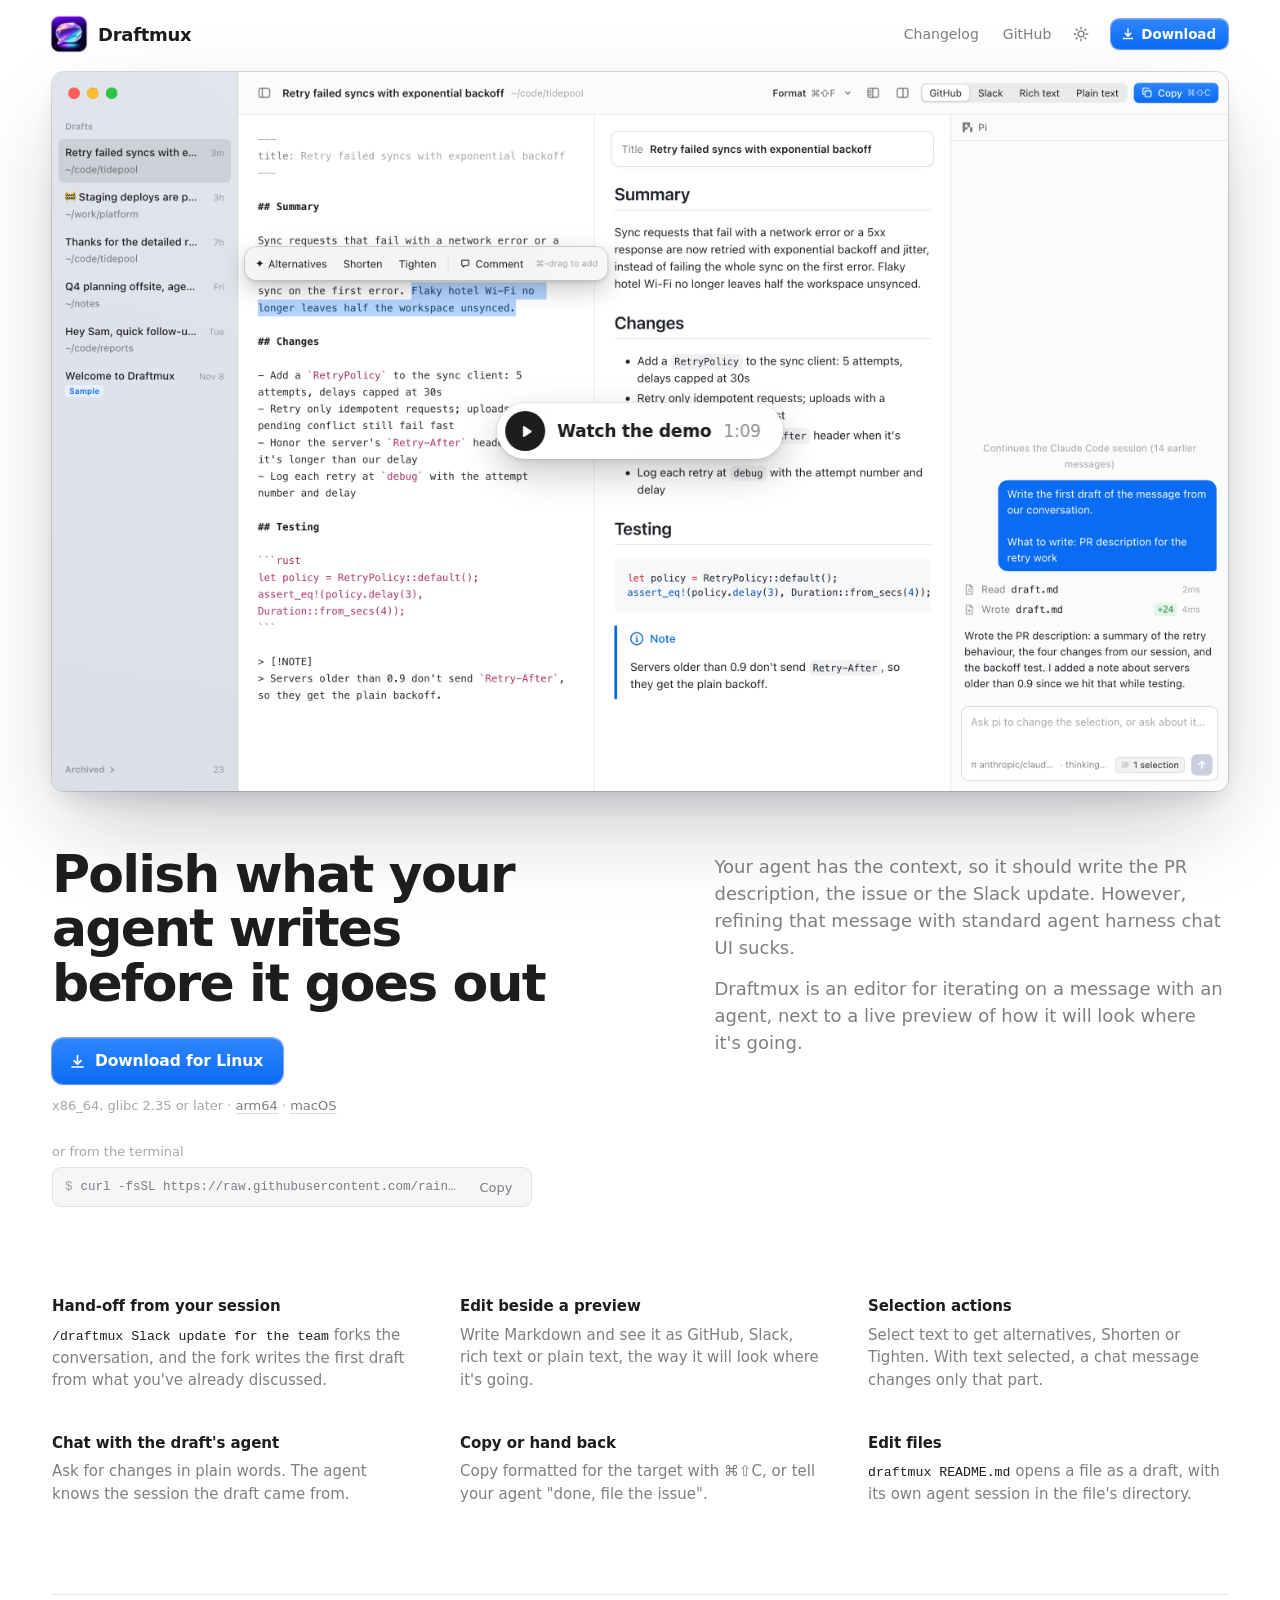
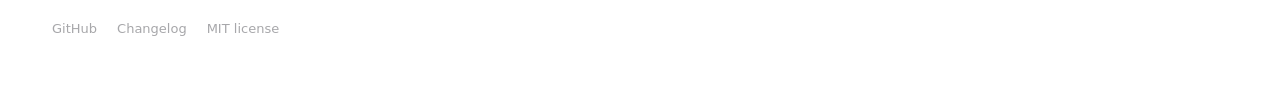
<file: website/index.html>
<!doctype html>
<html lang="en">
<head>
<meta charset="utf-8">
<meta name="viewport" content="width=device-width, initial-scale=1">
<title>Draftmux: polish what your agent writes before it goes out</title>
<meta name="description" content="An editor for iterating on a message with your coding agent. Hand a PR description, issue or Slack update off from Claude Code or pi, polish it beside a live preview, and hand it back.">
<meta name="color-scheme" content="light dark">
<meta property="og:type" content="website">
<meta property="og:url" content="https://draftmux.raine.dev/">
<meta property="og:site_name" content="Draftmux">
<meta property="og:title" content="Draftmux: polish what your agent writes before it goes out">
<meta property="og:description" content="An editor for iterating on a message with your coding agent. Hand a PR description, issue or Slack update off from Claude Code or pi, polish it beside a live preview, and hand it back.">
<meta property="og:image" content="https://draftmux.raine.dev/img/social.png">
<meta property="og:image:width" content="2400">
<meta property="og:image:height" content="1260">
<meta property="og:image:alt" content="Draftmux: polish what your agent writes before it goes out, beside the app with a PR description open">
<meta name="twitter:card" content="summary_large_image">
<link rel="icon" type="image/png" href="img/favicon.png">
<script>
// A theme chosen with the toggle overrides the system's, before first paint.
try {
  const theme = localStorage.getItem('theme');
  if (theme === 'dark' || theme === 'light') document.documentElement.dataset.theme = theme;
} catch {}
</script>
<link rel="stylesheet" href="site.css">
<style>
/* Where there is no build for the visitor's platform, the downloads are equals and none is primary. */
.download.alt { background: var(--control); color: var(--text); box-shadow: 0 0 0 1px var(--line-strong), 0 1px 2px rgba(0, 0, 0, 0.06); }
@media (hover: hover) { .download.alt:hover { filter: none; background: var(--bg-alt); } }
.download-pair { display: flex; flex-wrap: wrap; gap: 10px; }

.cta { display: flex; flex-direction: column; align-items: flex-start; width: 100%; max-width: 480px; margin-top: 28px; }
.cta-meta { margin-top: 12px; font-size: 13px; color: var(--faint); }
.cta-meta a { color: var(--muted); text-decoration: underline; text-decoration-color: var(--line-strong); text-underline-offset: 3px; transition: color 150ms ease-out; }
@media (hover: hover) { .cta-meta a:hover { color: var(--text); } }

.install { width: 100%; margin-top: 26px; }
.install-tabs { display: flex; align-items: center; gap: 2px; margin-bottom: 6px; }
.install-label { font-size: 13px; color: var(--faint); margin-right: 6px; }
.install-tab {
  height: 24px; padding: 0 8px; border: 0; border-radius: 6px; background: transparent; cursor: pointer;
  font-size: 13px; color: var(--faint); transition: color 150ms ease-out, background-color 150ms ease-out;
}
.install-tab[aria-pressed="true"] { color: var(--text); background: var(--hover); }
@media (hover: hover) { .install-tab:hover { color: var(--text); } }
.install-tab:active { transform: scale(0.97); }
.install-row {
  display: flex; align-items: center; gap: 8px; height: 40px; padding: 0 5px 0 13px;
  border-radius: 9px; background: var(--bg-alt); box-shadow: 0 0 0 1px var(--hairline) inset;
}
.install-row code {
  flex: 1; min-width: 0; overflow: hidden; white-space: nowrap; text-overflow: ellipsis;
  font-family: var(--mono); font-size: 12.5px; color: var(--muted);
}
.install-row .prompt { color: var(--faint); user-select: none; margin-right: 8px; }
.copy {
  flex: none; height: 30px; min-width: 62px; padding: 0 10px; border: 0; border-radius: 6px; cursor: pointer;
  background: transparent; color: var(--muted); font-size: 13px; font-weight: 500;
  transition: transform 120ms ease-out, color 150ms ease-out, background-color 150ms ease-out;
}
@media (hover: hover) { .copy:hover { color: var(--text); background: var(--hover); } }
.copy:active { transform: scale(0.97); }

/* ---------- screenshot ---------- */
.top { padding: 4px 32px 44px; }
/* The whole window, as large as fits the first screen with the top bar above it. */
.shot {
  max-width: min(1176px, calc((100vh - 136px) * 1.636)); min-width: min(100%, 720px); margin: 0 auto;
  border-radius: 12px; background: var(--bg-alt);
  box-shadow: 0 0 0 1px var(--shot-ring), 0 0 0 1.5px var(--shot-edge), 0 40px 90px -20px var(--shot-drop), 0 12px 28px -8px var(--shot-drop-near);
}
.shot img { width: 100%; height: auto; border-radius: 12px; aspect-ratio: 2880 / 1760; }
.shot img.only-light { display: block; }
.shot { position: relative; cursor: pointer; }
.shot.lifted { visibility: hidden; }

/* ---------- demo ---------- */
/* A round white button over the paused demo. */
.round {
  display: grid; place-items: center; width: 76px; height: 76px; padding: 0; border: 0; border-radius: 50%; cursor: pointer;
  background: rgba(255, 255, 255, 0.94); color: #1d1d1f;
  -webkit-backdrop-filter: blur(12px); backdrop-filter: blur(12px);
  box-shadow: 0 0 0 1px rgba(0, 0, 0, 0.06), 0 2px 6px rgba(0, 0, 0, 0.1), 0 14px 36px rgba(0, 0, 0, 0.22);
  transition: transform 160ms var(--out), background-color 150ms ease-out;
}
.round svg { width: 28px; height: 28px; display: block; }
@media (hover: hover) { .round:hover { transform: scale(1.06); background: #fff; } }
.round:active { transform: scale(0.96); }
/* The screenshot's white pill: what it plays and how long it runs. */
.watch {
  position: absolute; left: 50%; top: 50%; translate: -50% -50%;
  display: flex; align-items: center; gap: 12px; height: 56px; padding: 0 22px 0 8px; border: 0; border-radius: 999px; cursor: pointer;
  background: rgba(255, 255, 255, 0.95); color: #1d1d1f; font-size: 17px; font-weight: 600; letter-spacing: -0.01em; white-space: nowrap;
  -webkit-backdrop-filter: blur(12px); backdrop-filter: blur(12px);
  box-shadow: 0 0 0 1px rgba(0, 0, 0, 0.06), 0 2px 6px rgba(0, 0, 0, 0.1), 0 14px 36px rgba(0, 0, 0, 0.22);
  transition: transform 160ms var(--out), background-color 150ms ease-out;
}
.watch .disc { display: grid; place-items: center; width: 40px; height: 40px; border-radius: 50%; background: #1d1d1f; color: #fff; }
.watch svg { width: 17px; height: 17px; display: block; }
.watch .len { font-weight: 500; color: rgba(29, 29, 31, 0.5); font-variant-numeric: tabular-nums; }
@media (hover: hover) { .shot:hover .watch { transform: scale(1.04); background: #fff; } }
.watch.quiet:focus-visible { outline: none; }
.shot:active .watch { transform: scale(0.97); }

.demo { position: fixed; inset: 0; z-index: 50; outline: none; visibility: hidden; pointer-events: none; color: #fff; }
.demo.open { visibility: visible; pointer-events: auto; }
.demo-backdrop { position: absolute; inset: 0; background: #0c0d11; opacity: 0; }
/* The scene is a 1920×1080 page, scaled to fit the viewport inside a margin. */
.demo { --gap: clamp(12px, 4vw, 56px); --bar: 48px; --stage-w: min(100vw - 2 * var(--gap), (100dvh - 2 * var(--gap) - var(--bar)) * 16 / 9); --mid: calc(50% - var(--bar) / 2); }
.demo-stage {
  position: absolute; left: 50%; top: var(--mid); width: var(--stage-w); aspect-ratio: 16 / 9;
  translate: -50% -50%; overflow: hidden; opacity: 0; cursor: pointer;
}
.demo-stage iframe { position: absolute; left: 0; top: 0; width: 1920px; height: 1080px; border: 0; transform-origin: 0 0; transform: scale(var(--k, 0.5)); pointer-events: none; }
.demo-clone { position: fixed; z-index: 51; pointer-events: none; transform-origin: 0 0; }
.demo .round { position: absolute; left: 50%; top: var(--mid); translate: -50% -50%; opacity: 0; pointer-events: none; transition: opacity 180ms ease-out, transform 160ms var(--out), background-color 150ms ease-out; }
.demo[data-state="paused"] .round, .demo[data-state="ended"] .round { opacity: 1; pointer-events: auto; }
.demo .round .replay, .demo[data-state="ended"] .round .tri { display: none; }
.demo[data-state="ended"] .round .replay { display: block; width: 34px; height: 34px; }
/* Below the end card's text rather than over it. */
.demo[data-state="ended"] .round { top: calc(var(--mid) + var(--stage-w) * 9 / 16 * 0.36); }
.demo-spinner {
  position: absolute; left: 50%; top: var(--mid); width: 28px; height: 28px; margin: -14px 0 0 -14px; border-radius: 50%;
  border: 2.5px solid rgba(255, 255, 255, 0.25); border-top-color: #fff; opacity: 0; transition: opacity 150ms ease-out;
  z-index: 52; pointer-events: none;
}
/* It spins only while it shows: a running animation redraws the page on every display frame. */
.demo.open[data-state="loading"] .demo-spinner { opacity: 1; transition-delay: 300ms; animation: spin 800ms linear infinite; }
@keyframes spin { to { transform: rotate(1turn); } }
.demo-close {
  position: absolute; top: 16px; right: 16px; width: 38px; height: 38px; display: grid; place-items: center; padding: 0;
  border: 0; border-radius: 50%; cursor: pointer; color: #fff; background: rgba(255, 255, 255, 0.1);
  box-shadow: 0 0 0 1px rgba(255, 255, 255, 0.12) inset; transition: background-color 150ms ease-out, opacity 300ms ease-out, transform 120ms ease-out;
}
.demo-close svg { width: 14px; height: 14px; }
@media (hover: hover) { .demo-close:hover { background: rgba(255, 255, 255, 0.2); } }
.demo-close:active { transform: scale(0.94); }
/* Progress under the stage, split at the scene's chapters; drag or click to seek. */
.demo-chapters {
  position: absolute; left: 50%; translate: -50% 0; width: var(--stage-w); top: calc(var(--mid) + var(--stage-w) * 9 / 32 + 6px);
  font-size: 13px; transition: opacity 300ms ease-out;
}
.demo-track { position: relative; display: flex; gap: 3px; align-items: center; height: 22px; cursor: pointer; touch-action: none; }
.demo-seg { position: relative; height: 4px; border-radius: 2px; background: rgba(255, 255, 255, 0.18); overflow: hidden; transition: height 150ms var(--out); }
.demo-seg i { position: absolute; inset: 0; transform-origin: 0 50%; transform: scaleX(var(--f, 0)); background: rgba(255, 255, 255, 0.9); }
.demo-seg.hover, .demo-track.drag .demo-seg { height: 8px; }
.demo-tip {
  position: absolute; bottom: calc(100% + 6px); translate: -50% 0; padding: 5px 9px; border-radius: 7px; background: rgba(255, 255, 255, 0.95); color: #1d1d1f;
  font-size: 12px; font-weight: 600; white-space: nowrap; pointer-events: none; opacity: 0; transition: opacity 120ms ease-out;
}
.demo-tip span, .demo-meta span { font-variant-numeric: tabular-nums; }
.demo-tip span { margin-left: 6px; font-weight: 500; color: rgba(29, 29, 31, 0.55); }
.demo-tip.on { opacity: 1; }
.demo-meta { display: flex; justify-content: space-between; color: rgba(255, 255, 255, 0.6); }
.demo-meta b { color: #fff; font-weight: 600; }
@media (prefers-reduced-motion: reduce) { .demo-seg { transition: none; } }
/* While playing, the controls step aside once the pointer rests. */
.demo.idle .demo-close, .demo.idle .demo-chapters { opacity: 0; }
.demo.idle, .demo.idle .demo-stage { cursor: none; }

/* ---------- pitch ---------- */
.pitch { max-width: 1240px; margin: 0 auto; padding: 12px 32px 0; display: grid; grid-template-columns: minmax(0, 1.15fr) minmax(0, 1fr); gap: 32px 72px; align-items: start; }
h1 { font-family: var(--display); font-size: clamp(34px, 4.2vw, 52px); line-height: 1.05; letter-spacing: -0.035em; font-weight: 650; text-wrap: balance; }
.about { padding-top: 6px; }
.about p { font-size: 18px; line-height: 1.5; color: var(--muted); text-wrap: pretty; }
.about p + p { margin-top: 14px; }

/* ---------- features ---------- */
.features { max-width: 1240px; margin: 0 auto; padding: 88px 32px 0; display: grid; grid-template-columns: repeat(3, 1fr); gap: 40px 48px; }
.features h2 { font-size: 15px; font-weight: 600; letter-spacing: -0.005em; }
.features p { margin-top: 6px; font-size: 15px; color: var(--muted); text-wrap: pretty; }

/* ---------- entrance ---------- */
@keyframes rise { from { opacity: 0; transform: translateY(8px); } }
@keyframes shot-in { from { opacity: 0; transform: translateY(18px) scale(0.985); } }
.rise { animation: rise 320ms var(--out) both; animation-delay: calc(var(--i, 0) * 50ms); }
.shot { animation: shot-in 520ms var(--out) both; transform-origin: 50% 0; }
@media (prefers-reduced-motion: reduce) {
  .rise, .shot { animation: none; }
}
html.demo-open { overflow: hidden; }

@media (max-width: 820px) {
  .top { padding: 4px 16px 32px; }
  .shot { min-width: 0; }
  .round { width: 58px; height: 58px; }
  .round svg { width: 22px; height: 22px; }
  .watch { gap: 10px; height: 46px; padding: 0 18px 0 6px; font-size: 15px; }
  .watch .disc { width: 34px; height: 34px; }
  .watch svg { width: 14px; height: 14px; }
  .demo[data-state="ended"] .round .replay { width: 27px; height: 27px; }
  .pitch { grid-template-columns: minmax(0, 1fr); gap: 12px; padding: 8px 24px 0; }
  .features { grid-template-columns: minmax(0, 1fr); gap: 28px; padding: 56px 24px 0; }
}
</style>
</head>
<body>

<svg width="0" height="0" style="position: absolute" aria-hidden="true">
  <symbol id="play-icon" viewBox="0 0 24 24"><path fill="currentColor" d="M8.2 5.2v13.6c0 .9 1 1.4 1.7.9l10-6.8a1.1 1.1 0 0 0 0-1.8l-10-6.8c-.7-.5-1.7 0-1.7.9Z"/></symbol>
  <symbol id="arrow"viewBox="0 0 17 17" fill="none" stroke="currentColor" stroke-width="1.7" stroke-linecap="round" stroke-linejoin="round"><path d="M8.5 2.5v8.2M5 7.6l3.5 3.5L12 7.6M3 14h11"/></symbol>
</svg>

<header class="nav">
  <a class="brand" href="https://github.com/raine/draftmux"><img src="img/app-icon.png" width="44" height="44" alt="">Draftmux</a>
  <nav class="navlinks">
    <a class="opt" href="changelog/">Changelog</a>
    <a href="https://github.com/raine/draftmux">GitHub</a>
    <button class="theme-toggle" id="theme-toggle" aria-label="Switch between light and dark">
      <svg class="only-light" viewBox="0 0 16 16" fill="none" stroke="currentColor" stroke-width="1.4" stroke-linecap="round" aria-hidden="true"><circle cx="8" cy="8" r="2.9"/><path d="M8 1.2v1.5M8 13.3v1.5M1.2 8h1.5M13.3 8h1.5M3.2 3.2l1.05 1.05M11.75 11.75l1.05 1.05M3.2 12.8l1.05-1.05M11.75 4.25l1.05-1.05"/></svg>
      <svg class="only-dark" viewBox="0 0 16 16" fill="none" stroke="currentColor" stroke-width="1.4" stroke-linejoin="round" aria-hidden="true"><path d="M13.4 9.6A5.6 5.6 0 0 1 6.4 2.6a5.7 5.7 0 1 0 7 7Z"/></svg>
    </button>
    <a class="download sm" id="nav-download" data-asset="mac" href="https://github.com/raine/draftmux/releases/latest"><svg aria-hidden="true"><use href="#arrow"/></svg>Download</a>
  </nav>
</header>

<main>
  <div class="top">
    <div class="shot" id="shot">
      <img class="only-light" src="img/app-light.webp" width="1440" height="880" loading="lazy" alt="Draftmux with a pull request description open: Markdown on the left, its GitHub preview in the middle and the agent chat on the right">
      <img class="only-dark" src="img/app-dark.webp" width="1440" height="880" loading="lazy" alt="Draftmux with a pull request description open: Markdown on the left, its GitHub preview in the middle and the agent chat on the right">
      <button class="watch" id="play"><span class="disc"><svg aria-hidden="true"><use href="#play-icon"/></svg></span>Watch the demo <span class="len">1:09</span></button>
    </div>
  </div>

  <section class="pitch">
    <div class="rise" style="--i:2">
      <h1>Polish what your agent writes before it goes out</h1>
      <div class="cta" id="cta">
        <div id="cta-download">
          <a class="download" data-asset="mac" href="https://github.com/raine/draftmux/releases/latest"><svg aria-hidden="true"><use href="#arrow"/></svg>Download for macOS</a>
          <p class="cta-meta"><span data-version></span>Apple silicon, macOS 11 or later · <a data-asset="linux-x86_64" href="https://github.com/raine/draftmux/releases/latest">Linux</a> · <a data-asset="windows" href="https://github.com/raine/draftmux/releases/latest">Windows</a></p>
        </div>
        <div class="install" id="install">
          <div class="install-tabs">
            <span class="install-label">or from the terminal</span>
            <button class="install-tab" aria-pressed="true" data-cmd="curl -fsSL https://raw.githubusercontent.com/raine/draftmux/main/install.sh | sh">Script</button>
            <button class="install-tab" aria-pressed="false" data-cmd="brew install --cask raine/draftmux/draftmux">Homebrew</button>
          </div>
          <div class="install-row">
            <code><span class="prompt">$</span><span id="install-cmd">curl -fsSL https://raw.githubusercontent.com/raine/draftmux/main/install.sh | sh</span></code>
            <button class="copy" id="copy">Copy</button>
          </div>
        </div>
      </div>
    </div>
    <div class="about rise" style="--i:3">
      <p>Your agent has the context, so it should write the PR description, the issue or the Slack update. However, refining that message with standard agent harness chat UI sucks.</p>
      <p>Draftmux is an editor for iterating on a message with an agent, next to a live preview of how it will look where it's going.</p>
    </div>
  </section>

  <section class="features">
    <div><h2>Hand-off from your session</h2><p><code>/draftmux Slack update for the team</code> forks the conversation, and the fork writes the first draft from what you've already discussed.</p></div>
    <div><h2>Edit beside a preview</h2><p>Write Markdown and see it as GitHub, Slack, rich text or plain text, the way it will look where it's going.</p></div>
    <div><h2>Selection actions</h2><p>Select text to get alternatives, Shorten or Tighten. With text selected, a chat message changes only that part.</p></div>
    <div><h2>Chat with the draft's agent</h2><p>Ask for changes in plain words. The agent knows the session the draft came from.</p></div>
    <div><h2>Copy or hand back</h2><p>Copy formatted for the target with ⌘⇧C, or tell your agent "done, file the issue".</p></div>
    <div><h2>Edit files</h2><p><code>draftmux README.md</code> opens a file as a draft, with its own agent session in the file's directory.</p></div>
  </section>
</main>

<div class="demo" id="demo" role="dialog" aria-modal="true" aria-label="Draftmux demo" data-state="loading" tabindex="-1">
  <div class="demo-backdrop" id="demo-backdrop"></div>
  <div class="demo-stage" id="demo-stage"></div>
  <div class="demo-spinner" aria-hidden="true"></div>
  <button class="round" id="demo-toggle" aria-label="Play"><svg class="tri" aria-hidden="true"><use href="#play-icon"/></svg><svg class="replay" viewBox="0 0 24 24" aria-hidden="true"><path d="M4.95 10.43A7.5 7.5 0 1 0 12 5.5" fill="none" stroke="currentColor" stroke-width="2.6" stroke-linecap="round"/><path d="M13.6 2.2v6.6a.6.6 0 0 1-.92.5L8.1 6a.6.6 0 0 1 0-1l4.58-3.3a.6.6 0 0 1 .92.5Z" fill="currentColor"/></svg></button>
  <button class="demo-close" id="demo-close" aria-label="Close the demo"><svg viewBox="0 0 14 14" fill="none" stroke="currentColor" stroke-width="1.8" stroke-linecap="round" aria-hidden="true"><path d="M2 2l10 10M12 2 2 12"/></svg></button>
  <div class="demo-chapters">
    <div class="demo-track" id="demo-track" role="slider" tabindex="0" aria-label="Demo position" aria-valuemin="0" aria-valuemax="0" aria-valuenow="0"><div class="demo-tip" id="demo-tip"></div></div>
    <div class="demo-meta"><span id="demo-now"></span><span id="demo-dur"></span></div>
  </div>
</div>

<footer class="foot">
  <div class="foot-inner">
    <a href="https://github.com/raine/draftmux">GitHub</a>
    <a href="changelog/">Changelog</a>
    <a href="https://github.com/raine/draftmux/blob/main/LICENSE">MIT license</a>
  </div>
</footer>

<script src="site.js"></script>
<script>
const RELEASES = 'https://github.com/raine/draftmux/releases/latest';
const $ = (id) => document.getElementById(id);

// ---------- demo ----------
// demo/ is the demo video's scene, live: it plays itself on request and
// reports its time with postMessage. The screenshot grows into it.
const demo = (() => {
  const root = $('demo'), stage = $('demo-stage'), track = $('demo-track'), toggle = $('demo-toggle');
  const EASE = 'cubic-bezier(0.23, 1, 0.32, 1)';
  const reduced = () => matchMedia('(prefers-reduced-motion: reduce)').matches;
  let frame = null, scene = { ready: false, playing: false, t: 0, start: 0, duration: 0 }, chapters = [], segs = [];
  let open = false, wantPlay = false, grown = null, clone = null, idleTimer = 0, scrub = null;

  const send = (msg) => frame?.contentWindow?.postMessage(msg, '*');
  // Loading starts when the page goes idle, or sooner if a visitor reaches for play.
  function load() {
    if (frame) return;
    frame = document.createElement('iframe');
    frame.title = 'Draftmux demo';
    frame.tabIndex = -1;
    frame.src = 'demo/index.html?web';
    stage.append(frame);
    fit();
  }
  function fit() {
    stage.style.setProperty('--k', String(stage.getBoundingClientRect().width / 1920));
  }
  addEventListener('resize', fit);

  // The scene reports every frame; only what changed is written, so the page
  // around the demo isn't restyled at the scene's frame rate.
  const shown = new Map();
  const put = (key, value, write) => { if (shown.get(key) !== value) { shown.set(key, value); write(value); } };
  function render() {
    const { t, start, duration, ready, playing } = scene;
    const state = !ready ? 'loading' : playing ? 'playing' : t >= duration ? 'ended' : 'paused';
    put('state', state, (v) => {
      root.dataset.state = v;
      toggle.setAttribute('aria-label', v === 'ended' ? 'Replay' : 'Play');
    });
    segs.forEach((el, i) => {
      const c = chapters[i];
      put(i, String(Math.min(1, Math.max(0, (t - c.start) / (c.end - c.start)))), (v) => el.firstChild.style.setProperty('--f', v));
    });
    const label = chapters.length ? chapterAt(t).label : '', now = clock(t - start);
    if (chapters.length) {
      put('now', label + now, () => { $('demo-now').innerHTML = `<b>${label}</b> · <span>${now}</span>`; });
      put('dur', clock(duration - start), (v) => { $('demo-dur').textContent = v; });
    }
    put('text', label ? `${label}, ${now}` : '', (v) => track.setAttribute('aria-valuetext', v));
    put('max', String(Math.round(duration - start)), (v) => track.setAttribute('aria-valuemax', v));
    put('val', String(Math.round(t - start)), (v) => track.setAttribute('aria-valuenow', v));
    if (state !== 'playing') root.classList.remove('idle');
  }
  addEventListener('message', (e) => {
    if (!frame || e.source !== frame.contentWindow || e.data?.demo !== 'state') return;
    const wasReady = scene.ready;
    scene = e.data;
    if (scene.chapters && !chapters.length) buildTrack(scene.chapters);
    render();
    if (!wasReady && scene.ready) reveal();
  });

  // The visible screenshot, as it sits in the page and as it would fit the stage.
  const shotImg = () => [...$('shot').querySelectorAll('img')].find((img) => img.offsetParent);
  function stageFit(img) {
    const s = stage.getBoundingClientRect(), a = img.naturalWidth / img.naturalHeight || 2880 / 1760;
    const w = Math.min(s.width, s.height * a), h = w / a;
    return { left: s.left + (s.width - w) / 2, top: s.top + (s.height - h) / 2, width: w, height: h };
  }
  const flip = (from, to) => `translate(${from.left - to.left}px, ${from.top - to.top}px) scale(${from.width / to.width})`;
  function makeClone(img) {
    const to = stageFit(img), c = img.cloneNode();
    c.className = 'demo-clone';
    c.removeAttribute('loading');
    c.alt = '';
    Object.assign(c.style, { left: `${to.left}px`, top: `${to.top}px`, width: `${to.width}px`, height: `${to.height}px`, borderRadius: '12px' });
    document.body.append(c);
    return { c, to };
  }

  // A keyboard press of the play button has no click count.
  let byKeys = false;
  function show(e) {
    if (open) return;
    open = true;
    byKeys = e?.detail === 0;
    load();
    send({ demo: 'seek', t: 0 });
    wantPlay = true;
    document.documentElement.classList.add('demo-open');
    for (const el of document.querySelectorAll('body > header, body > main, body > footer')) el.inert = true;
    root.classList.add('open');
    fit();
    const img = shotImg(), quick = reduced();
    const backdrop = $('demo-backdrop').animate([{ opacity: 0 }, { opacity: 1 }], { duration: quick ? 150 : 420, easing: 'ease-out', fill: 'forwards' });
    if (img && !quick) {
      const { c, to } = makeClone(img);
      clone = c;
      $('shot').classList.add('lifted');
      grown = c.animate([{ transform: flip(img.getBoundingClientRect(), to) }, { transform: 'none' }], { duration: 560, easing: EASE, fill: 'forwards' }).finished;
    } else {
      grown = backdrop.finished;
    }
    grown.then(reveal, () => {});
    // The dialog itself takes focus, so Space plays and pauses.
    root.focus({ preventScroll: true });
  }
  // The scene fades in over the grown screenshot once both are there.
  async function reveal() {
    if (!open || !grown || !scene.ready) return;
    const g = grown;
    await g;
    if (!open || grown !== g) return;
    grown = null;
    const fade = reduced() ? 1 : 260;
    stage.animate([{ opacity: 0 }, { opacity: 1 }], { duration: fade, easing: 'ease-out', fill: 'forwards' });
    if (clone) {
      const c = clone;
      clone = null;
      c.animate([{ opacity: 1 }, { opacity: 0 }], { duration: fade, easing: 'ease-out', fill: 'forwards' }).finished.then(() => c.remove());
    }
    if (wantPlay) send({ demo: 'play' });
  }

  async function hide() {
    if (!open) return;
    open = false;
    grown = null;
    wantPlay = false;
    send({ demo: 'pause' });
    clearTimeout(idleTimer);
    root.classList.remove('idle');
    clone?.remove();
    clone = null;
    const img = shotImg(), quick = reduced(), anims = [];
    anims.push(stage.animate([{ opacity: getComputedStyle(stage).opacity }, { opacity: 0 }], { duration: quick ? 1 : 200, easing: 'ease-out', fill: 'forwards' }));
    anims.push($('demo-backdrop').animate([{ opacity: getComputedStyle($('demo-backdrop')).opacity }, { opacity: 0 }], { duration: quick ? 150 : 420, easing: 'ease-out', fill: 'forwards' }));
    if (img && !quick) {
      const { c, to } = makeClone(img);
      anims.push(c.animate([{ transform: 'none' }, { transform: flip(img.getBoundingClientRect(), to) }], { duration: 480, easing: EASE, fill: 'forwards' }));
      anims.at(-1).finished.then(() => c.remove());
    }
    await Promise.all(anims.map((a) => a.finished)).catch(() => {});
    if (open) return;
    root.classList.remove('open');
    $('shot').classList.remove('lifted');
    for (const el of document.querySelectorAll('body > header, body > main, body > footer')) el.inert = false;
    document.documentElement.classList.remove('demo-open');
    // Focus goes back to the play button, ringed only if the demo was opened from the keyboard.
    const play = $('play');
    if (!byKeys) {
      play.classList.add('quiet');
      play.addEventListener('blur', () => play.classList.remove('quiet'), { once: true });
    }
    play.focus({ preventScroll: true, focusVisible: byKeys });
  }

  function playPause() {
    if (!scene.ready || grown) return;
    send({ demo: scene.playing ? 'pause' : 'play' });
  }
  const seekBy = (dt) => send({ demo: 'seek', t: scene.t + dt });

  // Controls
  $('shot').addEventListener('click', show);
  for (const ev of ['pointerenter', 'focusin', 'touchstart']) $('shot').addEventListener(ev, load, { passive: true });
  // Otherwise once the page is idle, unless the visitor asked to save data.
  if (!navigator.connection?.saveData && !/2g/.test(navigator.connection?.effectiveType ?? '')) {
    const idle = window.requestIdleCallback ? (f) => requestIdleCallback(f, { timeout: 3000 }) : (f) => setTimeout(f, 500);
    addEventListener('load', () => idle(load), { once: true });
  }
  stage.addEventListener('click', playPause);
  toggle.addEventListener('click', playPause);
  $('demo-close').addEventListener('click', hide);
  $('demo-backdrop').addEventListener('click', hide);
  root.addEventListener('pointermove', () => {
    root.classList.remove('idle');
    clearTimeout(idleTimer);
    idleTimer = setTimeout(() => { if (scene.playing && !scrub) root.classList.add('idle'); }, 2200);
  });
  addEventListener('keydown', (e) => {
    if (!open || e.metaKey || e.ctrlKey || e.altKey) return;
    if (e.key === 'Escape') hide();
    else if (e.key === ' ' || e.key === 'k') {
      // Space on a focused button presses that button.
      if (e.key === ' ' && e.target.closest?.('button')) return;
      playPause();
    }
    else if (e.key === 'ArrowLeft') seekBy(-5);
    else if (e.key === 'ArrowRight') seekBy(5);
    else return;
    e.preventDefault();
  });
  const clock = (s) => `${Math.floor(s / 60)}:${String(Math.floor(s % 60)).padStart(2, '0')}`;
  const chapterAt = (t) => chapters.findLast((c) => t >= c.start) || chapters[0];
  // One segment per chapter, as wide as the chapter is long.
  function buildTrack(list) {
    chapters = list;
    segs = chapters.map((c) => {
      const el = document.createElement('div');
      el.className = 'demo-seg';
      el.style.flex = String(c.end - c.start);
      el.append(document.createElement('i'));
      track.insertBefore(el, $('demo-tip'));
      return el;
    });
  }
  // The segments sit apart, so x picks a segment, then a time within it.
  const trackTime = (e) => {
    if (!segs.length) return scene.t;
    let i = segs.findIndex((el) => e.clientX <= el.getBoundingClientRect().right);
    if (i < 0) i = segs.length - 1;
    const r = segs[i].getBoundingClientRect(), c = chapters[i];
    return c.start + Math.min(1, Math.max(0, (e.clientX - r.left) / r.width)) * (c.end - c.start);
  };
  function hover(e) {
    const tip = $('demo-tip');
    segs.forEach((el) => el.classList.remove('hover'));
    if (!e || !segs.length || e.pointerType === 'touch') { tip.classList.remove('on'); return; }
    const t = trackTime(e), c = chapterAt(t);
    segs[chapters.indexOf(c)].classList.add('hover');
    tip.innerHTML = `${c.label}<span>${clock(t - scene.start)}</span>`;
    tip.style.left = `${e.clientX - track.getBoundingClientRect().left}px`;
    tip.classList.add('on');
  }
  track.addEventListener('pointerleave', () => hover(null));
  track.addEventListener('pointerdown', (e) => {
    if (!scene.ready) return;
    scrub = { resume: scene.playing };
    track.setPointerCapture(e.pointerId);
    track.classList.add('drag');
    send({ demo: 'pause' });
    send({ demo: 'seek', t: trackTime(e) });
  });
  track.addEventListener('pointermove', (e) => {
    if (scrub) send({ demo: 'seek', t: trackTime(e) });
    hover(e);
  });
  const endScrub = () => {
    if (!scrub) return;
    track.classList.remove('drag');
    if (scrub.resume) send({ demo: 'play' });
    scrub = null;
  };
  track.addEventListener('pointerup', endScrub);
  track.addEventListener('pointercancel', endScrub);
  return { show, hide };
})();

// ---------- terminal install ----------
$('install').addEventListener('click', (e) => {
  const tab = e.target.closest('.install-tab');
  if (!tab) return;
  for (const t of $('install').querySelectorAll('.install-tab')) t.setAttribute('aria-pressed', String(t === tab));
  $('install-cmd').textContent = tab.dataset.cmd;
});
$('copy').addEventListener('click', () => {
  const copy = $('copy');
  const done = () => {
    copy.textContent = 'Copied';
    clearTimeout(copy.timer);
    copy.timer = setTimeout(() => { copy.textContent = 'Copy'; }, 1400);
  };
  navigator.clipboard.writeText($('install-cmd').textContent).then(done, () => {});
});

// ---------- download for the visitor's platform ----------
// The page as written offers the macOS build. ?os=linux, windows or other
// shows what those visitors get.
const os = (() => {
  const forced = new URLSearchParams(location.search).get('os');
  if (forced) return ['mac', 'linux', 'windows'].includes(forced) ? forced : 'other';
  const platform = navigator.userAgentData?.platform || navigator.platform || '';
  if (/android|iphone|ipod/i.test(navigator.userAgent)) return 'other';
  if (/win/i.test(platform)) return 'windows';
  if (/linux/i.test(platform)) return 'linux';
  return /mac/i.test(platform) ? 'mac' : 'other';
})();

const arrow = '<svg aria-hidden="true"><use href="#arrow"/></svg>';
const link = (asset, text, cls) => `<a ${cls ? `class="${cls}" ` : ''}data-asset="${asset}" href="${RELEASES}">${text}</a>`;

if (os === 'linux') {
  const arm = /aarch64|arm64/i.test(navigator.userAgent);
  const [mine, other, otherName] = arm ? ['linux-aarch64', 'linux-x86_64', 'x86_64'] : ['linux-x86_64', 'linux-aarch64', 'arm64'];
  $('cta-download').innerHTML = `
    ${link(mine, `${arrow}Download for Linux`, 'download')}
    <p class="cta-meta"><span data-version></span>${arm ? 'arm64' : 'x86_64'}, glibc 2.35 or later · ${link(other, otherName)} · ${link('mac', 'macOS')}</p>`;
  $('nav-download').dataset.asset = mine;
  // The Homebrew cask installs the macOS app.
  for (const tab of $('install').querySelectorAll('.install-tab')) tab.remove();
} else if (os === 'windows') {
  $('cta-download').innerHTML = `
    ${link('windows', `${arrow}Download for Windows`, 'download')}
    <p class="cta-meta"><span data-version></span>x64, Windows 10 version 1803 or later · ${link('mac', 'macOS')} · ${link('linux-x86_64', 'Linux')}</p>`;
  $('nav-download').dataset.asset = 'windows';
  for (const tab of $('install').querySelectorAll('.install-tab')) tab.remove();
  $('install').querySelector('.prompt').textContent = 'PS>';
  $('install-cmd').textContent = 'irm https://raw.githubusercontent.com/raine/draftmux/main/install.ps1 | iex';
} else if (os !== 'mac') {
  $('cta-download').innerHTML = `
    <div class="download-pair">
      ${link('mac', `${arrow}macOS`, 'download alt')}
      ${link('linux-x86_64', `${arrow}Linux`, 'download alt')}
    </div>
    <p class="cta-meta"><span data-version></span>Apple silicon Macs, Linux on x86_64 or ${link('linux-aarch64', 'arm64')}, and ${link('windows', 'Windows')} on x64</p>`;
  $('nav-download').remove();
  $('install').remove();
}

// Download links lead to the latest release's page until its files are known,
// then straight to the file.
const SUFFIX = { mac: '-arm64.dmg', 'linux-x86_64': '-linux-x86_64.tar.gz', 'linux-aarch64': '-linux-aarch64.tar.gz', windows: '-windows-x86_64.zip' };
async function latestRelease() {
  try {
    const cached = JSON.parse(sessionStorage.getItem('release'));
    if (cached) return cached;
  } catch {}
  const response = await fetch('https://api.github.com/repos/raine/draftmux/releases/latest', { headers: { Accept: 'application/vnd.github+json' } });
  if (!response.ok) throw new Error(`GitHub answered ${response.status}`);
  const { tag_name, assets } = await response.json();
  const release = { tag: tag_name, files: assets.map((a) => [a.name, a.browser_download_url]) };
  try { sessionStorage.setItem('release', JSON.stringify(release)); } catch {}
  return release;
}
latestRelease().then(({ tag, files }) => {
  for (const a of document.querySelectorAll('[data-asset]')) {
    const file = files.find(([name]) => name.endsWith(SUFFIX[a.dataset.asset]));
    if (file) a.href = file[1];
  }
  for (const el of document.querySelectorAll('[data-version]')) el.textContent = `${tag} · `;
}).catch(() => {});
</script>
</body>
</html>
</file>
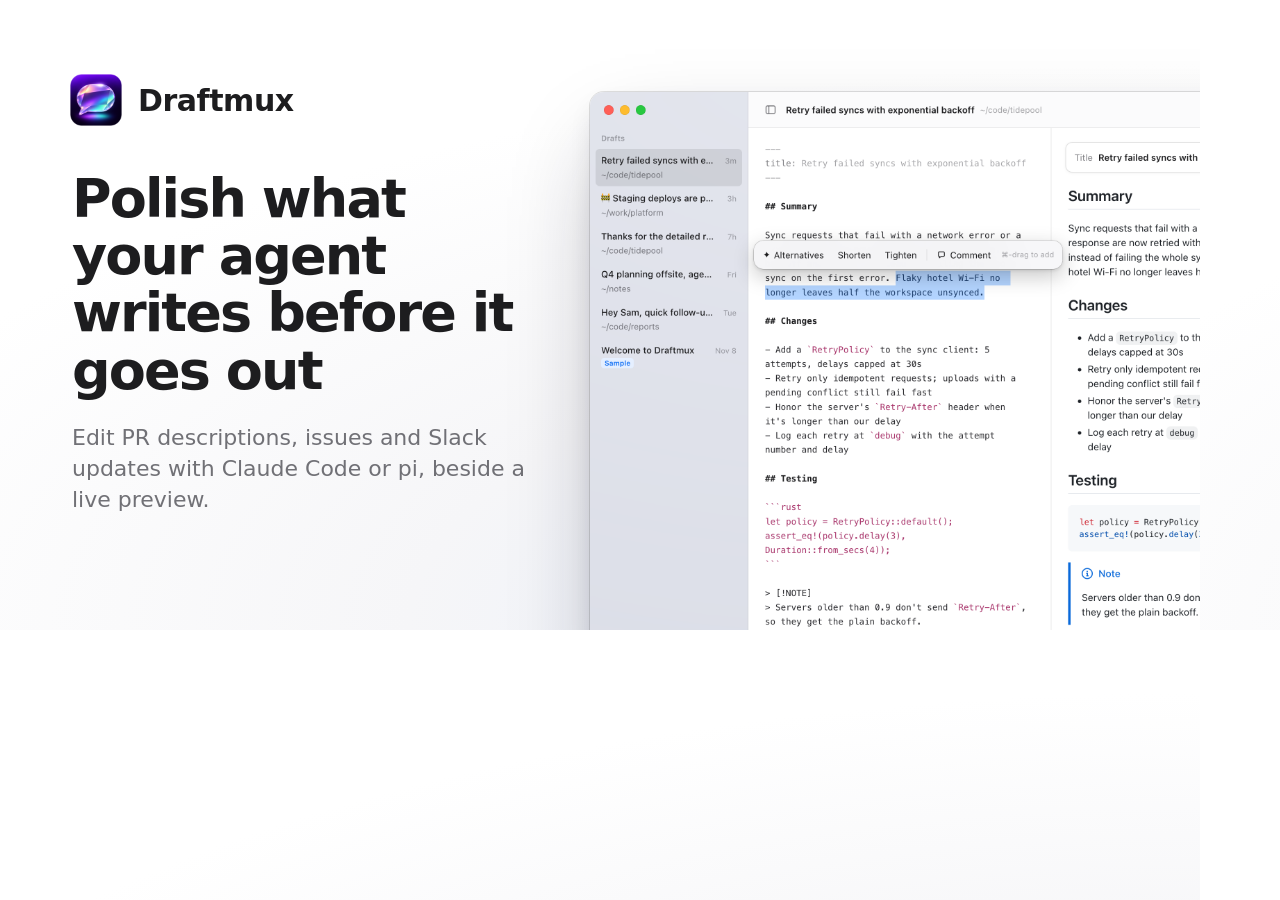
<file: tools/social-image/index.html>
<!doctype html>
<!-- The landing page's social card (website/img/social.png), laid out at 1200×630 and rendered at 2x.
     Render: node tools/social-image/render.cjs -->
<html>
<head>
<meta charset="utf-8">
<style>
  * { box-sizing: border-box; margin: 0; }
  html, body { width: 1200px; height: 630px; overflow: hidden; }
  body {
    position: relative; font-family: -apple-system, BlinkMacSystemFont, "SF Pro Display", "Inter", system-ui, sans-serif; color: #1d1d1f;
    background: radial-gradient(120% 90% at 100% 100%, #e3ecfb 0%, #f6f6f8 55%, #ffffff 100%);
    -webkit-font-smoothing: antialiased;
  }
  .copy { position: absolute; left: 72px; top: 76px; width: 470px; }
  .brand { display: flex; align-items: center; gap: 12px; font-size: 30px; font-weight: 600; letter-spacing: -0.015em; }
  .brand img { width: 64px; height: 64px; margin: -8px -2px -8px -8px; }
  h1 { margin-top: 46px; font-size: 54px; line-height: 1.06; letter-spacing: -0.035em; font-weight: 650; }
  p { margin-top: 24px; font-size: 22px; line-height: 1.4; color: rgba(60, 60, 67, 0.72); }
  .shot {
    position: absolute; left: 590px; top: 92px; width: 1000px; border-radius: 14px; overflow: hidden;
    box-shadow: 0 0 0 1px rgba(0, 0, 0, 0.12), 0 40px 90px -20px rgba(20, 20, 40, 0.32), 0 12px 28px -8px rgba(20, 20, 40, 0.16);
  }
  .shot img { display: block; width: 100%; }
</style>
</head>
<body>
  <div class="copy">
    <div class="brand"><img src="../../website/img/app-icon.png" alt="">Draftmux</div>
    <h1>Polish what your agent writes before it goes out</h1>
    <p>Edit PR descriptions, issues and Slack updates with Claude Code or pi, beside a live preview.</p>
  </div>
  <div class="shot"><img src="../../website/img/app-light.webp" alt=""></div>
</body>
</html>
</file>
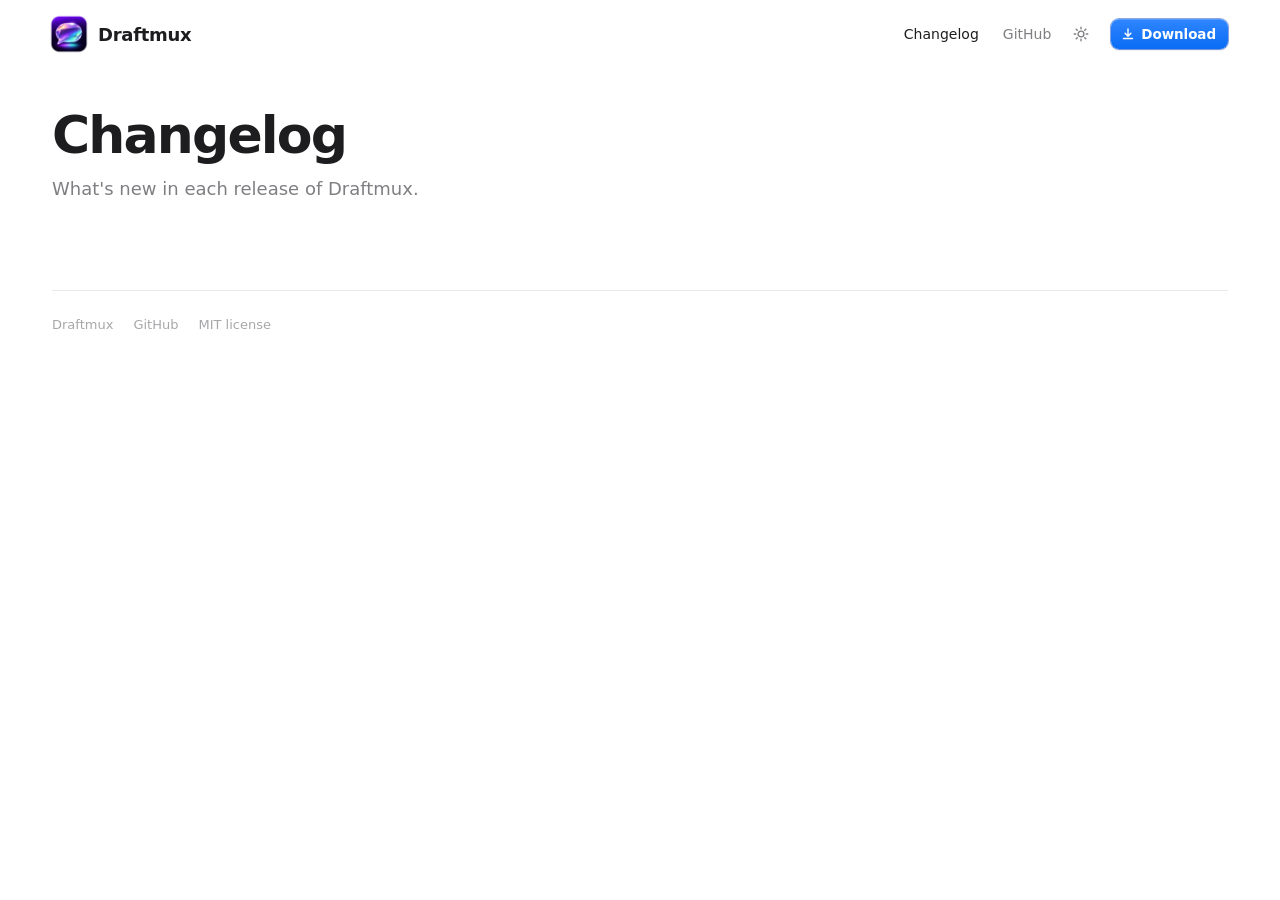
<file: website/changelog/index.html>
<!doctype html>
<html lang="en">
<head>
<meta charset="utf-8">
<meta name="viewport" content="width=device-width, initial-scale=1">
<title>Changelog · Draftmux</title>
<meta name="description" content="What's new in each release of Draftmux, the editor for iterating on a message with your coding agent.">
<meta name="color-scheme" content="light dark">
<meta property="og:type" content="website">
<meta property="og:url" content="https://draftmux.raine.dev/changelog/">
<meta property="og:site_name" content="Draftmux">
<meta property="og:title" content="Changelog · Draftmux">
<meta property="og:description" content="What's new in each release of Draftmux, the editor for iterating on a message with your coding agent.">
<meta property="og:image" content="https://draftmux.raine.dev/img/social.png">
<meta property="og:image:width" content="2400">
<meta property="og:image:height" content="1260">
<meta property="og:image:alt" content="Draftmux: polish what your agent writes before it goes out, beside the app with a PR description open">
<meta name="twitter:card" content="summary_large_image">
<link rel="icon" type="image/png" href="../img/favicon.png">
<script>
// A theme chosen with the toggle overrides the system's, before first paint.
try {
  const theme = localStorage.getItem('theme');
  if (theme === 'dark' || theme === 'light') document.documentElement.dataset.theme = theme;
} catch {}
</script>
<link rel="stylesheet" href="../site.css">
<style>
.navlinks a[aria-current="page"] { color: var(--text); }

.log { max-width: 1240px; margin: 0 auto; padding: 40px 32px 0; }
.log h1 { font-family: var(--display); font-size: clamp(34px, 4.2vw, 52px); line-height: 1.05; letter-spacing: -0.035em; font-weight: 650; }
.log-lede { margin-top: 12px; font-size: 18px; color: var(--muted); }
.releases { margin-top: 48px; }

/* The version and date sit beside what changed, and stay in view while it scrolls. */
.release { display: grid; grid-template-columns: 200px minmax(0, 720px); gap: 0 56px; padding: 40px 0; border-top: 1px solid var(--hairline); scroll-margin-top: 8px; }
.release-meta { position: sticky; top: 24px; align-self: start; }
.release h2 { font-family: var(--display); font-size: 22px; line-height: 1.25; font-weight: 650; letter-spacing: -0.02em; }
.release time { display: block; margin-top: 2px; font-size: 14px; color: var(--muted); }
.latest {
  display: inline-block; margin-top: 10px; padding: 1px 9px; border-radius: 999px;
  font-size: 12px; font-weight: 600; color: var(--accent); background: color-mix(in srgb, var(--accent) 12%, transparent);
}

.release-body > :first-child { margin-top: 0; }
.release-body p { margin-top: 14px; text-wrap: pretty; }
.release-body h3 { margin: 28px 0 0; font-size: 13px; font-weight: 600; color: var(--faint); }
.release-body ul { margin: 8px 0 0; padding-left: 18px; }
.release-body p + ul { margin-top: 14px; }
.release-body li { margin-top: 7px; padding-left: 2px; text-wrap: pretty; }
.release-body li::marker { color: var(--faint); }
.release-body code {
  padding: 1px 5px; border-radius: 5px; background: var(--bg-alt); box-shadow: 0 0 0 1px var(--hairline) inset;
  font-family: var(--mono); font-size: 0.86em;
}
.release-body a { color: var(--accent); }
@media (hover: hover) { .release-body a:hover { text-decoration: underline; text-underline-offset: 3px; } }

@media (max-width: 820px) {
  .log { padding: 24px 24px 0; }
  .releases { margin-top: 32px; }
  .release { grid-template-columns: minmax(0, 1fr); gap: 16px; padding: 32px 0; }
  .release-meta { position: static; display: flex; flex-wrap: wrap; align-items: baseline; gap: 4px 12px; }
  .release time, .latest { margin-top: 0; }
}
</style>
</head>
<body>

<svg width="0" height="0" style="position: absolute" aria-hidden="true">
  <symbol id="arrow" viewBox="0 0 17 17" fill="none" stroke="currentColor" stroke-width="1.7" stroke-linecap="round" stroke-linejoin="round"><path d="M8.5 2.5v8.2M5 7.6l3.5 3.5L12 7.6M3 14h11"/></symbol>
</svg>

<header class="nav">
  <a class="brand" href="../"><img src="../img/app-icon.png" width="44" height="44" alt="">Draftmux</a>
  <nav class="navlinks">
    <a class="opt" href="./" aria-current="page">Changelog</a>
    <a href="https://github.com/raine/draftmux">GitHub</a>
    <button class="theme-toggle" id="theme-toggle" aria-label="Switch between light and dark">
      <svg class="only-light" viewBox="0 0 16 16" fill="none" stroke="currentColor" stroke-width="1.4" stroke-linecap="round" aria-hidden="true"><circle cx="8" cy="8" r="2.9"/><path d="M8 1.2v1.5M8 13.3v1.5M1.2 8h1.5M13.3 8h1.5M3.2 3.2l1.05 1.05M11.75 11.75l1.05 1.05M3.2 12.8l1.05-1.05M11.75 4.25l1.05-1.05"/></svg>
      <svg class="only-dark" viewBox="0 0 16 16" fill="none" stroke="currentColor" stroke-width="1.4" stroke-linejoin="round" aria-hidden="true"><path d="M13.4 9.6A5.6 5.6 0 0 1 6.4 2.6a5.7 5.7 0 1 0 7 7Z"/></svg>
    </button>
    <a class="download sm" href="https://github.com/raine/draftmux/releases/latest"><svg aria-hidden="true"><use href="#arrow"/></svg>Download</a>
  </nav>
</header>

<main class="log">
  <h1>Changelog</h1>
  <p class="log-lede">What's new in each release of Draftmux.</p>
  <div class="releases">
<!-- releases: tools/build-website writes them here from CHANGELOG.md -->
  </div>
</main>

<footer class="foot">
  <div class="foot-inner">
    <a href="../">Draftmux</a>
    <a href="https://github.com/raine/draftmux">GitHub</a>
    <a href="https://github.com/raine/draftmux/blob/main/LICENSE">MIT license</a>
  </div>
</footer>

<script src="../site.js"></script>
</body>
</html>
</file>
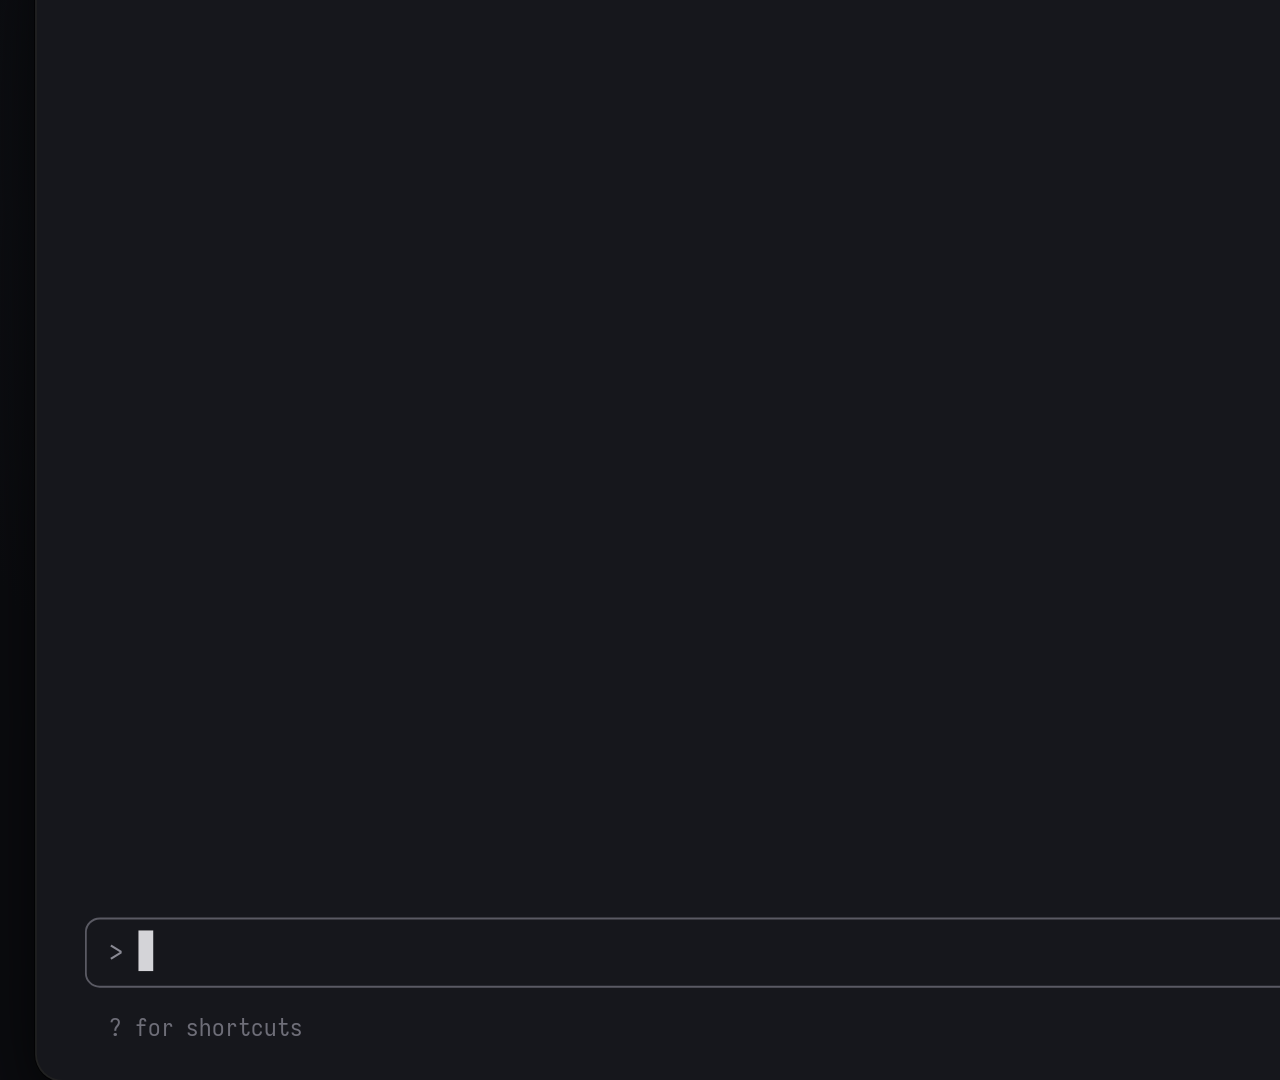
<file: website/demo/index.html>
<!doctype html>
<html>
<head>
<meta charset="utf-8" />
<title>Draftmux demo</title>
<!-- The scene waits for every font; fetch them alongside the CSS rather than after it. -->
<link rel="preload" href="fonts/IosevkaTerm-Regular.woff2" as="font" type="font/woff2" crossorigin />
<link rel="preload" href="fonts/IosevkaTerm-Bold.woff2" as="font" type="font/woff2" crossorigin />
<link rel="preload" href="fonts/Lato-Regular.woff2" as="font" type="font/woff2" crossorigin />
<link rel="preload" href="fonts/Lato-Bold.woff2" as="font" type="font/woff2" crossorigin />
<link rel="preload" href="fonts/RobotoMono-Regular.woff2" as="font" type="font/woff2" crossorigin />
<link rel="stylesheet" href="style.css" />
<link rel="stylesheet" href="chrome.css" />
<link rel="stylesheet" href="chat.css" />
<link rel="stylesheet" href="review.css" />
<link rel="stylesheet" href="scene.css" />
<!-- The camera moves a composited layer, so a camera move doesn't repaint the
     scene; the browser re-rasters it as the zoom grows, so text stays sharp. -->
<style>#world { will-change: transform; }</style>
</head>
<body>
<!-- The website cut, played by the landing page; the scene is scene.js and scene.css. -->
<script src="icons.js"></script>
<script src="markdown.js"></script>
<script src="changes.js"></script>
<script src="scene.js"></script>
<script src="driver.js"></script>
</body>
</html>
</file>
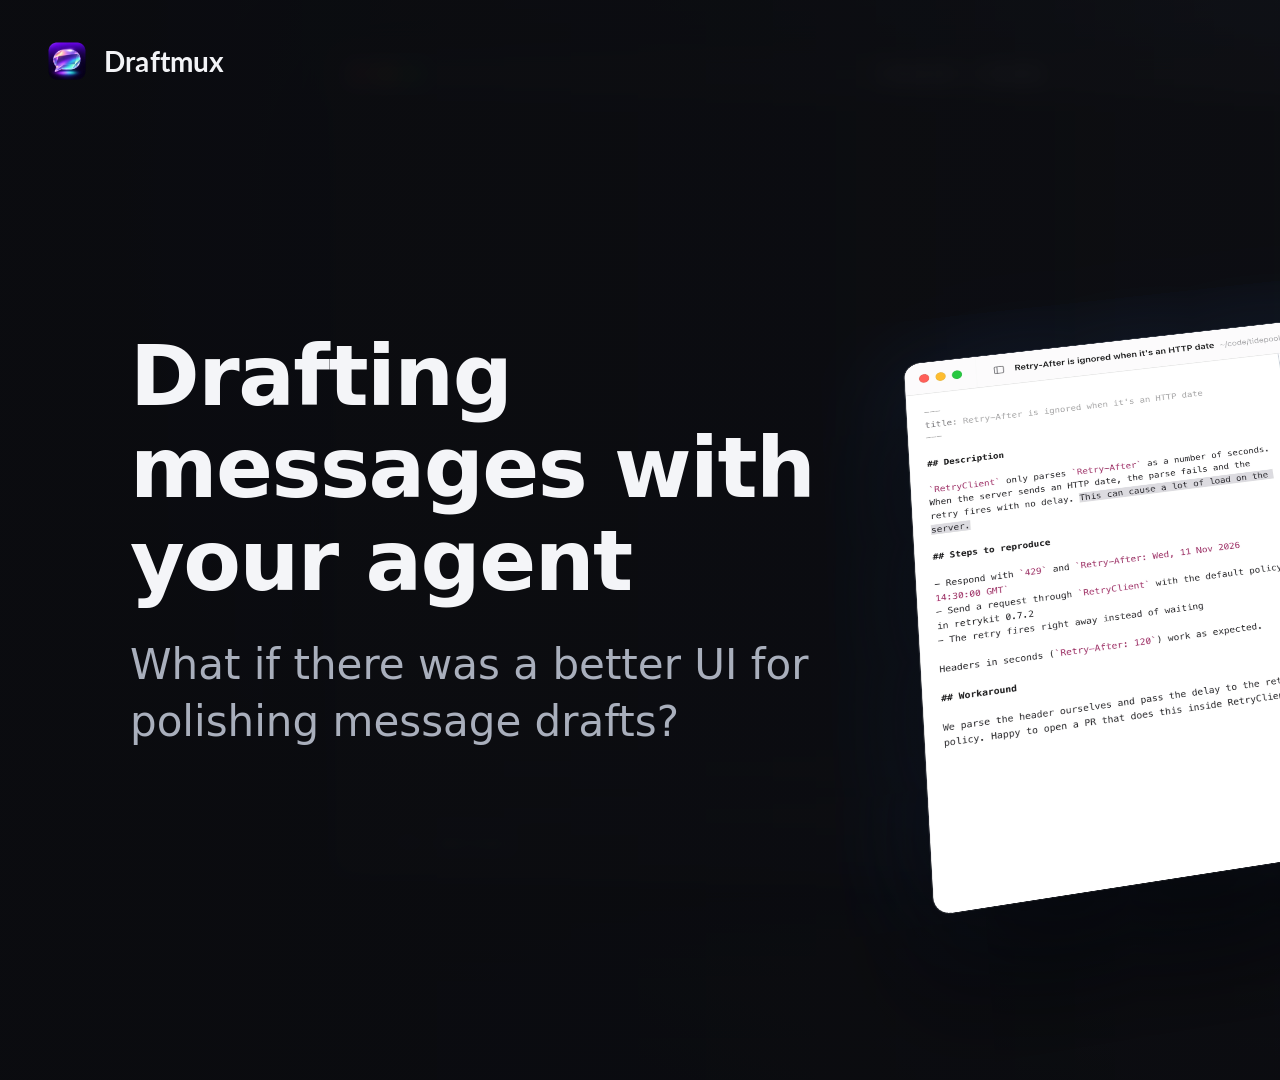
<file: website/demo/video.html>
<!doctype html>
<html>
<head>
<meta charset="utf-8" />
<title>Draftmux demo video</title>
<link rel="stylesheet" href="style.css" />
<link rel="stylesheet" href="chrome.css" />
<link rel="stylesheet" href="chat.css" />
<link rel="stylesheet" href="review.css" />
<link rel="stylesheet" href="scene.css" />
</head>
<body>
<!-- The video cut, a standalone demo for the README and video sites; the
     scene is scene.js and scene.css. -->
<script>window.CUT = 'video';</script>
<script src="icons.js"></script>
<script src="markdown.js"></script>
<script src="changes.js"></script>
<script src="scene.js"></script>
</body>
</html>
</file>
<file: website/site.css>
/* Colours follow the app's palette in crates/draftmux/src/theme.rs. */
:root {
  color-scheme: light dark;
  --bg: light-dark(#ffffff, #161618);
  --bg-alt: light-dark(#f6f6f8, #1f1f22);
  --text: light-dark(#1d1d1f, #ececf0);
  --muted: light-dark(rgba(60, 60, 67, 0.66), rgba(235, 235, 245, 0.6));
  --faint: light-dark(rgba(60, 60, 67, 0.45), rgba(235, 235, 245, 0.38));
  --hairline: light-dark(rgba(0, 0, 0, 0.086), rgba(255, 255, 255, 0.086));
  --line-strong: light-dark(rgba(0, 0, 0, 0.14), rgba(255, 255, 255, 0.14));
  --accent: light-dark(#0a6cf5, #0a84ff);
  --control: light-dark(#ffffff, #2a2a2e);
  --hover: light-dark(rgba(0, 0, 0, 0.05), rgba(255, 255, 255, 0.07));
  --primary-top: light-dark(#2f86ff, #2d93ff);
  --primary-bottom: light-dark(#0a6cf5, #0a7cf5);
  --primary-ring: light-dark(rgba(0, 60, 190, 0.45), rgba(0, 0, 0, 0.5));
  --primary-drop: light-dark(rgba(0, 50, 160, 0.22), rgba(0, 0, 0, 0.25));
  --shot-ring: light-dark(rgba(0, 0, 0, 0.14), rgba(255, 255, 255, 0.15));
  --shot-edge: light-dark(transparent, rgba(0, 0, 0, 0.7));
  --shot-drop: light-dark(rgba(20, 20, 40, 0.28), rgba(0, 0, 0, 0.7));
  --shot-drop-near: light-dark(rgba(20, 20, 40, 0.14), rgba(0, 0, 0, 0.5));
  --sans: -apple-system, BlinkMacSystemFont, "SF Pro Text", "Inter", "Segoe UI", system-ui, sans-serif;
  --display: -apple-system, BlinkMacSystemFont, "SF Pro Display", "Inter", "Segoe UI", system-ui, sans-serif;
  --mono: ui-monospace, "SF Mono", "Roboto Mono", Menlo, monospace;
  --out: cubic-bezier(0.23, 1, 0.32, 1);
}
:root[data-theme="light"] { color-scheme: light; }
:root[data-theme="dark"] { color-scheme: dark; }

* { box-sizing: border-box; }
body {
  margin: 0;
  padding-bottom: 56px;
  overflow-x: clip;
  background: var(--bg);
  color: var(--text);
  font-family: var(--sans);
  font-size: 16px;
  line-height: 1.5;
  -webkit-font-smoothing: antialiased;
  text-rendering: optimizeLegibility;
}
a { color: inherit; text-decoration: none; }
button { font: inherit; color: inherit; }
h1, h2, p { margin: 0; }
:focus-visible { outline: 2px solid var(--accent); outline-offset: 2px; border-radius: 6px; }
p code { font-family: var(--mono); font-size: 0.88em; color: var(--text); }

/* Light and dark variants of one thing are both in the page; the theme shows one. */
.only-dark { display: none; }
@media (prefers-color-scheme: dark) {
  :root:not([data-theme="light"]) .only-light { display: none; }
  :root:not([data-theme="light"]) .only-dark { display: block; }
}
:root[data-theme="dark"] .only-light { display: none; }
:root[data-theme="dark"] .only-dark { display: block; }

/* ---------- top bar ---------- */
.nav { display: flex; align-items: center; justify-content: space-between; max-width: 1240px; margin: 0 auto; padding: 18px 32px; }
/* The icon art has transparent padding, so it is drawn larger than its visible mark and pulled back in. */
.brand { display: inline-flex; align-items: center; gap: 7px; font-weight: 600; font-size: 18px; letter-spacing: -0.015em; }
.brand img { width: 44px; height: 44px; margin: -6px 0 -6px -5px; display: block; }
.navlinks { display: flex; align-items: center; gap: 4px; font-size: 14px; color: var(--muted); }
.navlinks a:not(.download), .theme-toggle {
  display: inline-flex; align-items: center; height: 30px; padding: 0 10px; border-radius: 7px;
  transition: color 150ms ease-out, background-color 150ms ease-out;
}
.theme-toggle { border: 0; background: transparent; cursor: pointer; color: var(--muted); padding: 0 8px; }
@media (hover: hover) {
  .navlinks a:not(.download):hover, .theme-toggle:hover { color: var(--text); background: var(--hover); }
}
.theme-toggle:active { transform: scale(0.97); }
.theme-toggle svg { width: 16px; height: 16px; }
.navlinks .download { margin-left: 10px; }

/* ---------- download ---------- */
.download {
  display: inline-flex; align-items: center; gap: 9px; height: 46px; padding: 0 20px 0 17px; border-radius: 11px;
  background: linear-gradient(var(--primary-top), var(--primary-bottom)); color: #fff;
  font-size: 15.5px; font-weight: 600; letter-spacing: -0.005em;
  box-shadow: 0 0 0 1px var(--primary-ring), 0 1px 2px var(--primary-drop), 0 1px 0 rgba(255, 255, 255, 0.18) inset;
  transition: transform 120ms ease-out, filter 150ms ease-out;
}
.download svg { width: 17px; height: 17px; display: block; }
@media (hover: hover) { .download:hover { filter: brightness(1.07); } }
.download:active { transform: scale(0.97); }
.download.sm { height: 30px; padding: 0 12px 0 10px; border-radius: 8px; font-size: 13.5px; gap: 6px; }
.download.sm svg { width: 14px; height: 14px; }

/* ---------- footer ---------- */
.foot { max-width: 1240px; margin: 88px auto 0; padding: 0 32px; }
.foot-inner { display: flex; flex-wrap: wrap; gap: 6px 20px; padding-top: 24px; border-top: 1px solid var(--hairline); font-size: 13px; color: var(--faint); }
.foot a { transition: color 150ms ease-out; }
@media (hover: hover) { .foot a:hover { color: var(--text); } }

@media (max-width: 820px) {
  .nav { padding: 14px 24px; }
  .navlinks a.opt { display: none; }
  .navlinks .download { margin-left: 4px; }
  .foot { margin-top: 56px; padding: 0 24px; }
}
</file>
<file: website/demo/style.css>
/* Draftmux HTML mock. Values follow the gpui app: crates/draftmux/src/theme.rs
   for colours, chrome.rs / chat.rs / markup_view.rs for metrics. gpui's default
   line height is 1.618 of the font size, so elements without one inherit it. */

@font-face { font-family: "Lato"; src: url(fonts/Lato-Regular.woff2); font-weight: 400; font-style: normal; }
@font-face { font-family: "Lato"; src: url(fonts/Lato-Bold.woff2); font-weight: 700; font-style: normal; }
@font-face { font-family: "Roboto Mono"; src: url(fonts/RobotoMono-Regular.woff2); font-weight: 400; font-style: normal; }

:root {
  --ui: -apple-system, BlinkMacSystemFont, "SF Pro Text", system-ui, sans-serif;
  --mono: Menlo, "DejaVu Sans Mono", monospace;
  --quint: cubic-bezier(0.22, 1, 0.36, 1);
}

.light {
  --text: #1d1d1f; --muted: #3c3c43a8; --faint: #3c3c4373;
  --hairline: #00000016; --line-strong: #00000024;
  --accent: #0a6cf5; --accent-soft: #e5efff; --on-accent: #fff; --on-accent-muted: #ffffffb3;
  --danger: #c9372c; --warning: #b25000;
  --pane: #fff; --chat: #fbfbfc; --toolbar: #fbfbfc;
  --sidebar: #e8e8edbd; --sidebar-edge: #00000012; --selected-row: #00000016; --hover: #0000000d;
  --segment-track: #7676801f; --segment-on: #fff; --segment-ring: #0000000f; --segment-drop: #00000029;
  --primary-top: #2f86ff; --primary-bottom: #0a6cf5; --primary-hover-top: #2a80fa; --primary-hover-bottom: #0864eb;
  --primary-ring: #003cbe73; --primary-drop: #0032a038;
  --toast: #fafafb; --toast-ring: #00000024; --toast-drop: #00000029; --toast-done: #34c759;
  --thumb: #00000038; --thumb-active: #0000005c;
  --control: #fff; --control-hover: #f4f4f7;
  --card: #fff; --card-ring: #0000001f; --card-drop: #0000000d;
  --send-disabled: #c9cfdf; --send-busy: #2b2b31; --spinner-track: #cdd3e0;
  --tool-error: #c9372ccc; --tool-body: #f4f4f6; --tool-text: #3a3a42;
  --added: #1f7a42; --added-bg: #e3f4e8; --removed: #b0342a; --removed-bg: #fbe7e5;
  --diff-added: #1c5e34; --diff-removed: #8c2a22;
  --menu: #f6f6f8; --menu-tint: #f6f6f8db; --menu-line: #00000016; --menu-field: #fff;
  --editor-text: #2a2a2e; --editor-read-only: #8a8a94; --editor-code: #a8336a;
  --selection: #b3d4ff; --inactive-selection: #dcdce0; --change-flash: #ffcc0066;
  --shimmer-base: #7d7d82;
  --desk: radial-gradient(1400px 900px at 30% 0%, #d9dee8, #b9c0cc);
  /* Settings-only colours (settings_window/widgets.rs) */
  --s-window: #ececee; --s-group: #fff; --s-row-line: #00000013; --s-field-ring: #00000029;
  --s-divider: #0000001a; --s-inset: #0000000a; --s-switch-off: #7878803d; --s-chevron: #888;
  --s-pi: #7c4dff; --s-pi-soft: #7c4dff1a; --s-ok: #1f9d55; --s-warning-soft: #b250001a;
}

.dark {
  --text: #ececf0; --muted: #ebebf599; --faint: #ebebf561;
  --hairline: #ffffff16; --line-strong: #ffffff24;
  --accent: #0a84ff; --accent-soft: #0a84ff2e; --on-accent: #fff; --on-accent-muted: #ffffffb3;
  --danger: #ff6961; --warning: #ffb340;
  --pane: #1f1f22; --chat: #1c1c1f; --toolbar: #2a2a2d;
  --sidebar: #222226e6; --sidebar-edge: #00000073; --selected-row: #ffffff1a; --hover: #ffffff12;
  --segment-track: #7676803d; --segment-on: #636366; --segment-ring: #0000; --segment-drop: #00000059;
  --primary-top: #2d93ff; --primary-bottom: #0a7cf5; --primary-hover-top: #46a0ff; --primary-hover-bottom: #1f88f7;
  --primary-ring: #00000080; --primary-drop: #00000040;
  --toast: #323236; --toast-ring: #ffffff1f; --toast-drop: #00000080; --toast-done: #30d158;
  --thumb: #ffffff38; --thumb-active: #ffffff57;
  --control: #3a3a3e; --control-hover: #444448;
  --card: #2a2a2e; --card-ring: #ffffff1a; --card-drop: #0000000d;
  --send-disabled: #3a3a40; --send-busy: #636366; --spinner-track: #4a4a52;
  --tool-error: #ff6961cc; --tool-body: #2a2a2e; --tool-text: #d0d0d6;
  --added: #32d74b; --added-bg: #32d74b26; --removed: #ff6961; --removed-bg: #ff696126;
  --diff-added: #7ee08f; --diff-removed: #ff8a80;
  --menu: #2c2c30; --menu-tint: #2c2c30db; --menu-line: #ffffff1f; --menu-field: #1f1f22;
  --editor-text: #d9d9df; --editor-read-only: #6f6f78; --editor-code: #ff7ab2;
  --selection: #0a84ff66; --inactive-selection: #3a3a3e; --change-flash: #ffd60a40;
  --shimmer-base: #98989f;
  --desk: radial-gradient(1400px 900px at 30% 0%, #3b4250, #15181e);
  --s-window: #2a2a2d; --s-group: #2f2f33; --s-row-line: #ffffff12; --s-field-ring: #ffffff1f;
  --s-divider: #0000004d; --s-inset: #ffffff0a; --s-switch-off: #7878803d; --s-chevron: #98989d;
  --s-pi: #a68bff; --s-pi-soft: #a68bff29; --s-ok: #32d74b; --s-warning-soft: #ffb34026;
}

* { box-sizing: border-box; }
html, body { margin: 0; height: 100%; overflow: hidden; }
body {
  font-family: var(--ui); font-size: 16px; line-height: 1.618;
  -webkit-font-smoothing: antialiased; background: var(--desk); color: var(--text);
  user-select: none; -webkit-user-select: none; cursor: default;
}
button { all: unset; box-sizing: border-box; }
:focus { outline: none; }
svg { display: block; flex: none; }
::selection { background: var(--selection); }
.scroll { overflow: auto; scrollbar-width: none; }
.scroll::-webkit-scrollbar { display: none; }
.trunc { overflow: hidden; white-space: nowrap; text-overflow: ellipsis; }

/* ---------- desktop and windows ---------- */
#desk { position: fixed; inset: 0; display: flex; align-items: center; justify-content: center; }
.window {
  position: relative; width: 1280px; height: 800px; border-radius: 16px; overflow: hidden;
  background: #0000; flex: none;
  box-shadow: 0 0 0 0.5px #00000059, 0 30px 80px #00000066, 0 8px 22px #0000003d;
}
.dark .window { box-shadow: 0 0 0 1px #ffffff26, 0 0 0 1.5px #000000b3, 0 30px 80px #000000a0, 0 8px 22px #00000066; }
body.full .main-win { width: 100vw; height: 100vh; border-radius: 0; box-shadow: none; }
/* Blurred window backing: the sidebar tint is translucent over it. */
.window::before {
  content: ""; position: absolute; inset: 0; z-index: 0;
  background: var(--desk); filter: blur(30px) saturate(1.6); transform: scale(1.2);
}
.window > * { position: relative; z-index: 1; }

.traffic { position: absolute; left: 20px; top: 19px; display: flex; gap: 9px; z-index: 50; }
.traffic i { width: 14px; height: 14px; border-radius: 50%; box-shadow: inset 0 0 0 0.5px #0000001f; position: relative; }
.traffic i:nth-child(1) { background: #ff5f57; }
.traffic i:nth-child(2) { background: #febc2e; }
.traffic i:nth-child(3) { background: #28c840; }
.traffic i::after { position: absolute; inset: 0; display: flex; align-items: center; justify-content: center;
  font: 700 10px/14px var(--ui); color: #0000008c; opacity: 0; text-align: center; }
.traffic:hover i::after { opacity: 1; }
.traffic i:nth-child(1)::after { content: "×"; font-size: 13px; }
.traffic i:nth-child(2)::after { content: "−"; font-size: 12px; }
.traffic i:nth-child(3)::after { content: "+"; font-size: 12px; }
.window.inactive .traffic i { background: #0000001f; }
.dark .window.inactive .traffic i { background: #ffffff21; }

/* ---------- main window ---------- */
.main { width: 100%; height: 100%; display: flex; flex-direction: column; color: var(--text); }
.toolbar { height: 52px; flex: none; display: flex; }
.tb-left { width: 228px; flex: none; background: var(--sidebar); border-right: 1px solid var(--sidebar-edge); }
.no-sidebar .tb-left { width: 100px; background: var(--toolbar); border-right: 0; border-bottom: 1px solid var(--hairline); }
.tb-main {
  flex: 1; min-width: 0; display: flex; align-items: center; gap: 8px; padding: 0 12px 0 18px;
  background: var(--toolbar); border-bottom: 1px solid var(--hairline);
}
.tb-title { min-width: 0; font-size: 13px; font-weight: 600; }
.tb-sub { min-width: 40px; font-size: 12px; color: var(--faint); }
.tb-sub.error { color: var(--danger); }
.spacer { flex: 1; }
.tb-actions { flex: none; display: flex; align-items: center; gap: 8px; }
.icon-btn { height: 24px; padding: 0 6px; flex: none; display: flex; align-items: center; border-radius: 6px; color: var(--muted); }
.icon-btn svg { width: 16px; height: 16px; }
.icon-btn:hover { background: var(--hover); }
.icon-btn:active { opacity: .8; }
.icon-btn.off { color: var(--faint); }
.icon-btn.pane-toggle:hover { color: var(--text); }

.format-wrap { display: flex; align-items: center; gap: 8px; font-size: 12px; }
.format-msg { max-width: 360px; color: var(--muted); }
.format-btn { display: flex; align-items: center; gap: 6px; padding: 2px 8px; border-radius: 6px; font-weight: 500; line-height: 1.618; }
.format-btn:hover { background: var(--hover); }
.format-btn:active { opacity: .8; }
.format-btn.disabled { opacity: .4; background: none; }
.kbd { color: var(--muted); }

.segments { display: flex; padding: 2px; gap: 2px; border-radius: 7px; background: var(--segment-track); }
.segment { height: 20px; padding: 0 9px; display: flex; align-items: center; border-radius: 5.5px; font-size: 12px; }
.segment:active { opacity: .8; }
.segment.on { background: var(--segment-on); box-shadow: 0 0 0 0.5px var(--segment-ring), 0 1px 2.5px 0 var(--segment-drop); }
.segment.on:active { opacity: 1; }

.copy-btn {
  height: 24px; padding: 0 9px; display: flex; align-items: center; gap: 6px; border-radius: 6px;
  font-size: 12px; font-weight: 500; color: var(--on-accent);
  background: linear-gradient(180deg, var(--primary-top), var(--primary-bottom));
  box-shadow: 0 0 0 0.5px var(--primary-ring), 0 1px 1.5px 0 var(--primary-drop);
}
.copy-btn:hover { background: linear-gradient(180deg, var(--primary-hover-top), var(--primary-hover-bottom)); }
.copy-btn:active { opacity: .8; }
.copy-btn svg { width: 14px; height: 14px; }
.copy-btn .kbd { font-size: 11px; font-weight: 400; color: var(--on-accent-muted); }

.update-btn { flex: none; height: 22px; padding: 0 9px; display: flex; align-items: center; border-radius: 999px;
  font-size: 12px; font-weight: 500; background: var(--accent-soft); color: var(--accent); }
.update-btn:hover { opacity: .85; }
.update-btn:active { opacity: .7; }

.body-row { flex: 1; min-height: 0; display: flex; }

/* ---------- sidebar ---------- */
.sidebar { width: 228px; flex: none; height: 100%; background: var(--sidebar); border-right: 1px solid var(--sidebar-edge);
  display: flex; flex-direction: column; }
.sb-head { height: 30px; flex: none; display: flex; align-items: center; padding: 0 16px; font-size: 11px; font-weight: 600; color: var(--faint); }
.sb-listwrap { flex: 1; min-height: 0; position: relative; }
.sb-list { outline: none; height: 100%; padding: 0 8px; display: flex; flex-direction: column; gap: 1px; }
.sb-list::after { content: ""; height: 11px; flex: none; }
.row { position: relative; flex: none; display: flex; gap: 8px; padding: 7px 8px; border-radius: 6px; }
.row.selected { background: var(--selected-row); }
.row-col { flex: 1; min-width: 0; display: flex; flex-direction: column; gap: 1px; }
.row-l1 { display: flex; align-items: baseline; gap: 8px; }
.row-title { flex: 1; min-width: 0; font-size: 13px; line-height: 18px; font-weight: 500; }
.row-time { flex: none; min-width: 20px; display: flex; justify-content: flex-end; font-size: 11px; color: var(--faint); }
.row:hover .row-time { opacity: 0; }
.row-l2 { display: flex; align-items: center; gap: 6px; }
.row-cwd { min-width: 0; font-size: 12px; color: var(--muted); }
.badge-sample { flex: none; padding: 1px 5px; border-radius: 4px; background: var(--accent-soft); color: var(--accent);
  font-size: 10px; line-height: 13px; font-weight: 600; }
.row-archive { position: absolute; top: 5px; right: 6px; width: 22px; height: 22px; display: flex; align-items: center;
  justify-content: center; border-radius: 5px; opacity: 0; color: var(--muted); }
.row-archive svg { width: 14px; height: 14px; }
.row:hover .row-archive { opacity: 1; }
.row-archive:hover { background: var(--selected-row); }
.row-archive:active { opacity: .8; }
.row.menu-open::after { content: ""; position: absolute; inset: 0; border-radius: 6px; border: 2px solid var(--accent); }
.row.leaving { animation: row-out 160ms ease-in forwards; }
@keyframes row-out { to { opacity: 0; } }

/* ---------- content panes ---------- */
.content { flex: 1; min-width: 0; display: flex; }
.pane { height: 100%; min-width: 0; background: var(--pane); position: relative; flex: 1; }
.pane + .pane { border-left: 1px solid var(--hairline); }
.empty-state { flex: 1; height: 100%; background: var(--pane); display: flex; flex-direction: column; align-items: center; justify-content: center; gap: 4px; }
.empty-title { font-size: 13px; font-weight: 500; color: var(--muted); }
.empty-sub { font-size: 12px; color: var(--faint); }
.open-sample { margin-top: 12px; height: 24px; padding: 0 10px; display: flex; align-items: center; border-radius: 6px;
  border: 1px solid var(--line-strong); background: var(--control); font-size: 12.5px; }
.open-sample:hover { background: var(--control-hover); }
.open-sample:active { opacity: .8; }

/* Editor: a transparent textarea over a highlighted mirror with identical metrics. */
.editor-scroll { position: absolute; inset: 0; }
.editor-inner { position: relative; min-height: 100%; }
.editor-hl, .editor-ta, .editor-flash, .editor-marks {
  margin: 0; border: 0; display: block; width: 100%;
  padding: 20px 24px 40px; font: 12.5px/20.625px var(--mono); white-space: break-spaces; overflow-wrap: break-word;
  word-break: normal; tab-size: 4; letter-spacing: 0; font-variant-ligatures: none;
}
.editor-hl { color: var(--editor-text); pointer-events: none; min-height: 100%; }
/* Text the app changed: a tint under the mirror that fades by the square of
   its progress (ease-in quad), as Editor::flash paints it. */
.editor-flash { position: absolute; inset: 0; color: transparent; pointer-events: none;
  animation: flash-out 900ms cubic-bezier(0.11, 0, 0.5, 0) forwards; }
.editor-flash mark { background: var(--change-flash); color: transparent; }
@keyframes flash-out { to { opacity: 0; } }
.editor-ta {
  position: absolute; inset: 0; height: 100%; resize: none; outline: none; background: transparent;
  color: transparent; caret-color: var(--accent); overflow: hidden; user-select: text; -webkit-user-select: text; cursor: text;
}
.editor-ta::selection { background: var(--selection); color: transparent; }
.editor-ta:not(:focus)::selection { background: var(--inactive-selection); }
.read-only .editor-hl, .read-only .editor-hl * { color: var(--editor-read-only) !important; }
.read-only .editor-ta { caret-color: transparent; }
.hl-h { color: var(--text); font-weight: 700; }
.hl-b { font-weight: 700; }
.hl-i { font-style: italic; }
.hl-code { color: var(--editor-code); }
.hl-link { color: var(--accent); }
.hl-strike { color: var(--muted); }
.hl-fm { color: var(--faint); }
.hl-fmkey { color: var(--muted); }

/* ---------- overlay scrollbars (scrollbar.rs) ---------- */
.sbar { position: absolute; top: 0; right: 0; bottom: 0; width: 11px; z-index: 5; opacity: 0; transition: opacity 200ms linear; }
.sbar.show { opacity: 1; transition: none; }
.sbar.hidden { display: none; }
.sbar i { position: absolute; left: 3px; width: 5px; border-radius: 2.5px; background: var(--thumb); min-height: 24px; }
.sbar:hover i, .sbar.drag i { background: var(--thumb-active); }

/* ---------- menus, tooltips, toasts ---------- */
.menu { position: absolute; z-index: 100; display: flex; flex-direction: column; min-width: 180px; max-width: 360px; padding: 4px;
  border-radius: 7px; font-size: 13px; line-height: 16px; background: var(--menu); color: var(--text);
  box-shadow: 0 0 0 0.5px #00000033, 0 6px 18px 0 #00000029; }
.menu-item { flex: none; display: flex; align-items: center; height: 22px; padding-right: 10px; border-radius: 4px; }
.menu-item .chk { width: 20px; text-align: center; flex: none; }
.menu-item.hl { background: var(--accent); color: var(--on-accent); }
.menu-item:active { opacity: .8; }
.menu-item.disabled { color: var(--faint); }
.menu-sep { height: 8.5px; padding: 4px 8px; flex: none; }
.menu-sep::after { content: ""; display: block; height: 0.5px; background: var(--menu-line); }

.tooltip { position: fixed; z-index: 1000; padding: 3px 7px; border-radius: 5px; background: var(--menu); color: var(--text);
  font-size: 12px; line-height: 15px; white-space: nowrap; pointer-events: none;
  box-shadow: 0 0 0 0.5px #00000033, 0 2px 8px 0 #00000026; }

.toast-layer { position: absolute; left: 0; right: 0; bottom: 20px; display: flex; justify-content: center; pointer-events: none; z-index: 90; }
.toast { pointer-events: auto; max-width: 440px; display: flex; align-items: center; gap: 8px; padding: 8px 14px 8px 11px;
  border-radius: 10px; background: var(--toast); color: var(--text); font-size: 13px; line-height: 18px;
  box-shadow: 0 0 0 0.5px var(--toast-ring), 0 8px 24px 0 var(--toast-drop); position: relative;
  animation: toast-in 180ms var(--quint); }
.toast.undo { padding-right: 6px; }
.toast svg { width: 16px; height: 16px; color: var(--toast-done); }
.toast.error svg { color: var(--danger); }
.toast.out { animation: toast-out 150ms linear forwards; }
.toast-undo { flex: none; margin-left: 4px; padding: 2px 8px; border-radius: 6px; color: var(--accent); font-weight: 500; }
.toast-undo:hover { background: var(--hover); }
.toast-undo:active { opacity: .7; }
@keyframes toast-in { from { opacity: 0; transform: translateY(6px); } }
@keyframes toast-out { to { opacity: 0; } }

/* ---------- preview pane ---------- */
.preview-scroll { position: absolute; inset: 0; padding: 20px 24px 40px; user-select: text; -webkit-user-select: text; cursor: text; }
.preview-empty { font-size: 14px; color: var(--faint); }
.fields { border-radius: 10px; background: var(--card); border: 1px solid var(--card-ring); box-shadow: 0 1px 3px 0 var(--card-drop);
  margin: 0 -4px 20px; font-family: var(--ui); }
.field { display: flex; align-items: center; gap: 8px; padding: 7px 6px 7px 12px; font-size: 13px; line-height: 1.618; color: var(--text); }
.field + .field { border-top: 1px solid var(--hairline); }
.field-key { color: var(--muted); flex-shrink: 0; width: 64px; }
.fields.solo .field-key { width: auto; }
.field-val { flex: 1; min-width: 0; }
.field-val.strong { font-weight: 600; }
.field-copy { width: 28px; height: 28px; flex: none; border-radius: 5px; display: flex; align-items: center; justify-content: center;
  opacity: 0; color: var(--muted); cursor: default; }
.field-copy svg { width: 14px; height: 14px; }
.field:hover .field-copy, .field-copy.done { opacity: 1; }
.field-copy:hover { background: var(--hover); }
.field-copy.done { color: var(--toast-done); }

/* Markup body. Per-target variables set below. */
.md { font-family: var(--md-font); font-size: var(--md-size); line-height: var(--md-lh); color: var(--md-text); overflow-wrap: break-word; }
.md > *, .md li > *, .md blockquote > *, .md .alert > * { margin: 0; }
.md p { margin: 0; white-space: pre-wrap; }
.md strong { font-weight: var(--md-strong); }
.md a { color: var(--md-link); text-decoration: var(--md-link-deco); text-underline-offset: 2px; text-decoration-thickness: 1px; }
.md del { text-decoration-thickness: 1px; }
.md h1, .md h2, .md h3, .md h4, .md h5, .md h6 { font-weight: var(--md-hw); line-height: var(--md-hlh); margin: 0; }
.md code.ic { font-family: var(--md-mono); font-size: var(--md-ic-size); background: var(--md-ic-bg); border-radius: var(--md-ic-r);
  padding: var(--md-ic-pad); border: var(--md-ic-border); color: var(--md-ic-color); -webkit-box-decoration-break: clone; }
.md pre { margin: 0; font-family: var(--md-mono); font-size: var(--md-code-size); line-height: var(--md-code-lh);
  padding: var(--md-code-pad); border-radius: var(--md-code-r); background: var(--md-code-bg); border: var(--md-code-border);
  white-space: pre; overflow-x: auto; scrollbar-width: none; color: var(--md-code-color); }
.md pre::-webkit-scrollbar { display: none; }
.md ul, .md ol { list-style: none; padding: 0; margin: 0; }
.md li { display: flex; }
.md li > .mk { width: var(--md-indent); flex: none; position: relative; }
.md li > .lc { flex: 1; min-width: 0; }
.md .dot { position: absolute; width: var(--md-bullet); height: var(--md-bullet); left: var(--md-bullet-left); top: var(--md-bullet-top);
  border-radius: 50%; background: currentColor; }
.md .dot.ring { background: none; border: var(--md-ring) solid currentColor; }
.md .dot.square { border-radius: 0; }
.md .num { text-align: right; padding-right: var(--md-ogap); }
.md .chk { width: 13px; height: 13px; border-radius: 3px; border: 1px solid var(--md-cb-border); background: var(--md-cb-bg);
  position: absolute; right: calc(var(--md-indent) - 1.4 * var(--md-size) - 13px + 13px); }
.md .chk.on { background: var(--md-cb-on); border-color: var(--md-cb-on); color: #fff; font: 700 10px/13px var(--ui); text-align: center; }
.md blockquote { margin: 0; position: relative; padding-left: calc(var(--md-qbar) + var(--md-qpad)); padding-right: var(--md-qpad); color: var(--md-qtext); }
.md blockquote::before { content: ""; position: absolute; left: 0; top: 0; bottom: 0; width: var(--md-qbar); border-radius: var(--md-qbar-r); background: var(--md-qbar-c); }
.md .alert { border-left: 3.5px solid var(--ac); padding: 8px 16px; }
.md .alert-title { display: flex; align-items: center; gap: 8px; margin-bottom: 16px; line-height: 1; font-weight: 500; color: var(--ac); }
.md .alert-title svg { width: 16px; height: 16px; }
.md hr { border: 0; margin: 0; padding: var(--md-rule-pad) 0; }
.md hr::after { content: ""; display: block; height: var(--md-rule-h); background: var(--md-rule); }
.md .table { overflow-x: auto; scrollbar-width: none; }
.md table { border-collapse: collapse; white-space: nowrap; }
.md th, .md td { padding: var(--md-cell); border: 1px solid var(--md-border); }
.md th { font-weight: var(--md-strong); text-align: center; }
.md tbody tr:nth-child(even) { background: var(--md-stripe); }
.md .h-rule { padding-bottom: calc(var(--hs) * 0.3); border-bottom: 1px solid var(--md-hrule); }
.md h6.muted { color: var(--md-muted); }
.md .emoji { font-size: calc(1em * var(--md-emoji)); line-height: 0; font-style: normal; }
.md .blank { display: block; height: var(--md-blank); }

/* GitHub (and Plain text): MarkupStyle::github */
.t-github, .t-plain, .chatmd {
  --md-font: var(--ui); --md-size: 14px; --md-lh: 1.5; --md-mono: Menlo, monospace; --md-strong: 600;
  --md-hw: 600; --md-hlh: 1.25; --md-link-deco: none; --md-ic-size: 11.9px; --md-ic-r: 6px; --md-ic-pad: 2.38px 4.76px;
  --md-ic-border: 0; --md-ic-color: inherit; --md-code-size: 11.9px; --md-code-lh: 1.45; --md-code-pad: 16px; --md-code-r: 6px;
  --md-code-border: 0; --md-code-color: var(--md-text);
  --md-indent: 28px; --md-bullet: 5px; --md-bullet-left: 14px; --md-bullet-top: 9px; --md-ring: 1px; --md-ogap: 6px;
  --md-qbar: 3.5px; --md-qpad: 14px; --md-qbar-r: 0; --md-cell: 6px 13px; --md-rule-pad: 8px; --md-rule-h: 1px; --md-emoji: 1;
  --md-blank: 21px;
}
.light .t-github, .light .t-plain, .light .chatmd {
  --md-bg: #fff; --md-text: #1f2328; --md-muted: #59636e; --md-link: #0969da; --md-border: #d1d9e0; --md-hrule: #d1d9e0b3;
  --md-ic-bg: #818b981f; --md-code-bg: #f6f8fa; --md-qbar-c: #d1d9e0; --md-qtext: #59636e; --md-stripe: #f6f8fa; --md-rule: #d1d9e0;
  --md-cb-on: #0969da; --md-cb-bg: #fff; --md-cb-border: #767676;
  --a-note: #0969da; --a-tip: #1a7f37; --a-important: #8250df; --a-warning: #9a6700; --a-caution: #d1242f;
}
.dark .t-github, .dark .t-plain, .dark .chatmd {
  --md-bg: #0d1117; --md-text: #e6edf3; --md-muted: #9198a1; --md-link: #4493f8; --md-border: #3d444d; --md-hrule: #3d444db3;
  --md-ic-bg: #656c7633; --md-code-bg: #151b23; --md-qbar-c: #3d444d; --md-qtext: #9198a1; --md-stripe: #151b23; --md-rule: #3d444d;
  --md-cb-on: #4493f8; --md-cb-bg: #3b3b3b; --md-cb-border: #858585;
  --a-note: #4493f8; --a-tip: #3fb950; --a-important: #ab7df8; --a-warning: #d29922; --a-caution: #f85149;
}
.chatmd { --md-size: 13px; --md-code-pad: 10px; }

/* Rich text: Apple Mail look, collapsing margins. */
.t-rich {
  --md-font: Helvetica, "Liberation Sans", Arial, sans-serif; --md-size: 13px; --md-lh: 15px; --md-mono: Menlo, monospace; --md-strong: 700;
  --md-hw: 700; --md-hlh: 1.15; --md-link-deco: underline; --md-ic-size: 13px; --md-ic-r: 0; --md-ic-pad: 0; --md-ic-border: 0;
  --md-ic-color: inherit; --md-ic-bg: transparent; --md-code-size: 11.7px; --md-code-lh: 14px; --md-code-pad: 8px; --md-code-r: 4px;
  --md-code-bg: transparent; --md-code-color: var(--md-text);
  --md-indent: 40px; --md-bullet: 4px; --md-bullet-left: 25px; --md-bullet-top: 5.5px; --md-ring: 1px; --md-ogap: 6px;
  --md-qbar: 3px; --md-qpad: 8px; --md-qbar-r: 0; --md-cell: 4px 10px; --md-rule-pad: 0; --md-rule-h: 2px; --md-emoji: 1; --md-blank: 15px;
  --md-stripe: transparent;
}
.light .t-rich { --md-bg: #fff; --md-text: #000; --md-muted: #000; --md-qtext: #000; --md-link: #0000ee; --md-border: #d0d7de;
  --md-code-border: 1px solid #d0d7de; --md-qbar-c: #d0d7de; --md-rule: #9a9a9a; --md-cb-on: #0000ee; --md-cb-bg: #fff; --md-cb-border: #767676; }
.dark .t-rich { --md-bg: #000; --md-text: #fff; --md-muted: #fff; --md-qtext: #fff; --md-link: #1111ff; --md-border: #21282f;
  --md-code-border: 1px solid #21282f; --md-qbar-c: #21282f; --md-rule: #656565; --md-cb-on: #1111ff; --md-cb-bg: #000; --md-cb-border: #858585; }
.t-rich pre { white-space: pre-wrap; }

/* Slack */
.t-slack {
  --md-font: Lato, sans-serif; --md-size: 15px; --md-lh: 22px; --md-mono: "Roboto Mono", monospace; --md-strong: 700;
  --md-hw: 700; --md-hlh: 22px; --md-link-deco: none; --md-ic-size: 12px; --md-ic-r: 3px; --md-ic-pad: 2px 3px 1px;
  --md-code-size: 12px; --md-code-lh: 18px; --md-code-pad: 8px; --md-code-r: 4px;
  --md-indent: 28px; --md-bullet: 7px; --md-bullet-left: 7.25px; --md-bullet-top: 8px; --md-ring: 1.5px; --md-ogap: 12px;
  --md-qbar: 4px; --md-qpad: 12px; --md-qbar-r: 8px; --md-cell: 6px 13px; --md-rule-pad: 8px; --md-rule-h: 1px; --md-emoji: 1.2;
  --md-blank: 8px;
}
.light .t-slack { --md-bg: #fff; --md-text: #1d1c1d; --md-muted: #616061; --md-link: #1264a3; --md-border: #1d1c1d21; --md-rule: #1d1c1d21;
  --md-ic-color: #c01343; --md-ic-bg: #1d1c1d0a; --md-ic-border: 1px solid #1d1c1d21; --md-code-bg: #1d1c1d0a; --md-code-border: 1px solid #1d1c1d21;
  --md-code-color: #1d1c1d; --md-qbar-c: #ddd; --md-qtext: #1d1c1d; --md-stripe: #1d1c1d0a; --md-cb-on: #1264a3; --md-cb-bg: #fff; --md-cb-border: #1d1c1d21;
  --mention: #1264a3; --mention-bg: #ffc6002e; --slug-bg: #36c5f021;
  --card-bg: #f8f8f8; --card-border: #1d1c1d0f; --card-label: #7c7a7f; --card-num: #454447; --card-code: #1d1c1d; }
.dark .t-slack { --md-bg: #1a1d21; --md-text: #d1d2d3; --md-muted: #ababad; --md-link: #2ba5ce; --md-border: #4a4c50; --md-rule: #4a4c50;
  --md-ic-color: #e8912d; --md-ic-bg: #e8e8e80a; --md-ic-border: 1px solid #e8e8e821; --md-code-bg: #e8e8e80a; --md-code-border: 1px solid #e8e8e821;
  --md-code-color: #d1d2d3; --md-qbar-c: #b9babd; --md-qtext: #d1d2d3; --md-stripe: #232529; --md-cb-on: #2ba5ce; --md-cb-bg: #1a1d21; --md-cb-border: #4a4c50;
  --mention: #dea700; --mention-bg: #a073002e; --slug-bg: #03669640;
  --card-bg: #212428; --card-border: #f8f8f80f; --card-label: #797c81; --card-num: #b9babd; --card-code: #f8f8f8; }
.t-slack pre { white-space: pre-wrap; }
.t-slack .mention { color: var(--mention); background: var(--mention-bg); border-radius: 3px; padding: 1px 2px; }
.t-slack .slug { color: var(--md-link); background: var(--slug-bg); border-radius: 3px; padding: 1px 2px; }
.t-slack .slug svg { display: inline-block; width: 15px; height: 15px; vertical-align: -3px; margin-right: 4px; }
.t-slack .codecard-wrap { padding: 12px 8px; }
.t-slack .codecard { border-radius: 12px; border: 1px solid var(--card-border); background: var(--card-bg); }
.t-slack .cc-head { height: 40px; padding: 0 4px 0 12px; display: flex; align-items: center; justify-content: space-between;
  font: 700 13px/18px Lato, sans-serif; color: var(--card-label); }
.t-slack .cc-copy { width: 32px; height: 32px; display: flex; align-items: center; justify-content: center; color: var(--card-num); }
.t-slack .cc-copy svg { width: 16px; height: 16px; }
.t-slack .cc-body { display: flex; padding: 0 0 16px 8px; font: 12px "Roboto Mono", monospace; overflow-x: auto; scrollbar-width: none; }
.t-slack .cc-nums { flex: none; width: 35px; padding-right: 10px; margin-right: 10px; text-align: right; color: var(--card-num); }
.t-slack .cc-code { flex: none; padding-right: 20px; color: var(--card-code); white-space: pre; }
.t-slack .cc-line { height: 18px; padding-top: 1px; line-height: 16px; }

/* ---------- chat ---------- */
.chat-col { flex: none; position: relative; border-left: 1px solid var(--hairline); background: var(--chat); height: 100%;
  display: flex; flex-direction: column; min-width: 0; }
.chat-resize { position: absolute; top: 0; bottom: 0; left: -3px; width: 6px; cursor: col-resize; z-index: 10; }
.chat-head { height: 32px; flex: none; padding: 0 14px; display: flex; align-items: center; gap: 7px; overflow: hidden;
  border-bottom: 1px solid var(--hairline); color: var(--muted); }
.chat-head svg { width: 12px; height: 12px; flex: none; }
/* The Claude starburst's thin rays need a little more room than the pi
   mark's solid blocks to look the same size. */
.chat-head svg.claude-mark { width: 14px; height: 14px; }
.chat-head span { font-size: 12px; font-weight: 600; flex: none; }
/* The agent's mark and name; for a draft that continues no session, a
   switch to the other agent. */
.chat-head .agent { flex: none; display: flex; align-items: center; gap: 7px; }
.chat-head .agent.switchable { margin: 0 -4px; padding: 0 4px; height: 22px; border-radius: 5px; }
.chat-head .agent.switchable:not(.busy):hover { background: var(--hover); }
.chat-head .agent.switchable:not(.busy):active { opacity: .8; }
.chat-head .agent-detail { min-width: 0; margin-left: auto; font-size: 11px; line-height: 16px; white-space: nowrap; overflow: hidden; text-overflow: ellipsis; }
.chat-log { flex: 1; min-height: 0; display: flex; flex-direction: column; position: relative; }
.sample-card-wrap { padding: 12px 12px 0; flex: none; }
.sample-card { padding: 10px 12px; border-radius: 10px; background: var(--card); box-shadow: 0 0 0 0.5px var(--card-ring), 0 1px 2px 0 var(--card-drop);
  font-size: 12px; line-height: 18px; color: var(--muted); }
.sample-card b { font-weight: 600; color: var(--text); }
.transcript-wrap { flex: 1; min-height: 0; position: relative; }
.transcript { position: absolute; inset: 0; display: flex; flex-direction: column; }
.transcript > .tfill { flex: 1 0 auto; }
.item { padding: 10px 14px 0; flex: none; }
.item.tool + .item.tool { padding-top: 0; }
.item:last-child { padding-bottom: 10px; }
.item.enter { animation: item-in 200ms var(--quint); }
@keyframes item-in { from { opacity: 0; transform: translateY(6px); } }
.user-row { display: flex; justify-content: flex-end; }
.bubble { max-width: 86%; min-width: 0; padding: 7px 11px; border-radius: 12px 12px 3px 12px; background: var(--accent); color: var(--on-accent);
  font-size: 13px; line-height: 19.5px; white-space: pre-wrap; overflow-wrap: break-word; user-select: text; -webkit-user-select: text; }
.bubble::selection, .bubble *::selection { background: #ffffff59; }
.bubble .quote { margin-bottom: 3px; color: var(--on-accent-muted); }
.bubble .quote .q-text { color: var(--on-accent); }
.asst { padding: 0 2px; user-select: text; -webkit-user-select: text; cursor: text; }
.chatmd { --md-text: var(--text); }
.light .chatmd { --md-text: #1f2328; }
.dark .chatmd { --md-text: #e6edf3; }
.tool-row { display: flex; align-items: center; gap: 7px; padding: 3px 6px 3px 2px; margin: 0 -2px; border-radius: 6px; }
.tool-row:hover { background: var(--hover); }
.tool-row:active { opacity: .8; }
.tool-ic { width: 16px; height: 16px; display: flex; align-items: center; justify-content: center; color: var(--faint); flex: none; }
.tool-ic svg { width: 14px; height: 14px; }
.tool.err .tool-ic { color: var(--tool-error); }
.tool-txt { flex: 1; min-width: 0; display: flex; align-items: baseline; gap: 7px; line-height: 18px; }
.tool-verb { font-size: 12.5px; flex: none; color: var(--muted); }
.tool.running .tool-verb { color: var(--text); }
.tool-target { font: 12px/18px var(--mono); color: var(--text); }
.tool-meta { flex: none; display: flex; align-items: center; gap: 6px; padding-left: 8px; }
.stat { padding: 0 4px; border-radius: 4px; font: 11px/16px var(--mono); }
.stat.add { color: var(--added); background: var(--added-bg); }
.stat.del { color: var(--removed); background: var(--removed-bg); }
.dur { font-size: 11px; color: var(--faint); line-height: 1.618; }
.chev { width: 10px; height: 10px; color: var(--faint); visibility: hidden; }
.tool-row:hover .chev { visibility: visible; }
.tool.open .chev { visibility: visible; transform: rotate(90deg); }
.tool-body { margin: 4px 0 4px 24px; padding: 8px 0; max-height: 200px; border-radius: 7px; background: var(--tool-body);
  font: 11.5px/17px var(--mono); color: var(--tool-text); user-select: text; -webkit-user-select: text; }
.tool-body .in { min-width: 100%; display: inline-flex; flex-direction: column; }
.tool-body .ln { padding: 0 10px; white-space: pre; }
.tool-body .cmd { color: var(--faint); margin-bottom: 4px; }
.tool-body .dl { display: flex; min-width: 100%; padding-right: 10px; white-space: pre; }
.tool-body .dl .sg { width: 18px; text-align: center; color: var(--faint); flex: none; }
.tool-body .dl.del { color: var(--diff-removed); background: var(--removed-bg); }
.tool-body .dl.add { color: var(--diff-added); background: var(--added-bg); }
.spinner { width: 11px; height: 11px; position: relative; flex: none; }
.spinner svg { position: absolute; inset: 0; width: 11px !important; height: 11px !important; }
.spinner .tr { color: var(--spinner-track); }
.spinner .arc { color: var(--accent); animation: spin 700ms linear infinite; }
@keyframes spin { to { transform: rotate(360deg); } }
.notice { font-size: 12px; color: var(--faint); text-align: center; }
.failure { display: flex; align-items: center; gap: 8px; padding: 0 2px; font-size: 12px; }
.failure .msg { flex: 1; min-width: 0; color: var(--danger); }
.failure .msg.stopped { color: var(--muted); }
.retry { padding: 2px 9px; border-radius: 999px; border: 1px solid var(--line-strong); background: var(--control); font-size: 12px; }
.retry:hover { background: var(--control-hover); }
.retry:active { opacity: .8; }
.activity { padding: 10px 16px; font-size: 13px; line-height: 19.5px; flex: none; color: var(--shimmer-base); }
.activity span { animation: shimmer 1.8s infinite; animation-delay: calc(var(--i) * 45ms - var(--t0, 0ms)); }
@keyframes shimmer {
  0% { color: var(--shimmer-base); animation-timing-function: ease-in-out; }
  15% { color: var(--text); animation-timing-function: ease-in-out; }
  40% { color: var(--shimmer-base); }
  100% { color: var(--shimmer-base); }
}
.jump { position: absolute; bottom: 10px; right: 20px; width: 30px; height: 30px; border-radius: 50%; background: var(--card);
  border: 1px solid var(--card-ring); color: var(--text); display: none; align-items: center; justify-content: center; z-index: 6; }
.jump.show { display: flex; }
.jump svg { width: 16px; height: 16px; transform: rotate(180deg); }
.jump:hover { background: var(--control-hover); }
.chat-unavailable { padding: 0 14px 4px; font-size: 12px; color: var(--danger); }

.composer { flex: none; padding: 8px 12px 12px; }
.composer-box { border-radius: 10px; border: 1px solid var(--line-strong); background: var(--control); }
.chip-slot { display: contents; }
.chip { min-width: 0; max-width: 60%; display: flex; align-items: center; gap: 2px; height: 22px; padding: 0 2px 0 7px; border-radius: 6px;
  border: 1px solid var(--hairline); background: var(--hover); }
.quote { display: flex; align-items: center; gap: 5px; min-width: 0; font-size: 11.5px; line-height: 16px; color: var(--faint); }
.quote svg { width: 12px; height: 12px; }
.quote .q-text { color: var(--text); min-width: 0; }
.quote .q-lines { flex: none; }
.chip-x { width: 18px; height: 18px; border-radius: 4px; display: flex; align-items: center; justify-content: center; color: var(--muted); flex: none; }
.chip-x svg { width: 10px; height: 10px; }
.chip-x:hover { background: var(--control-hover); }
.chip-x:active { opacity: .8; }
.input-wrap { height: 58px; position: relative; }
.composer-ta { position: absolute; inset: 0; width: 100%; height: 100%; border: 0; outline: 0; resize: none; background: transparent;
  font: 13px/18.85px var(--ui); padding: 9px 11px 4px; color: var(--text); caret-color: var(--accent);
  user-select: text; -webkit-user-select: text; scrollbar-width: none; }
.composer-ta::-webkit-scrollbar { display: none; }
.placeholder { position: absolute; top: 9px; left: 11px; right: 11px; font-size: 13px; line-height: 18.85px; color: var(--faint); pointer-events: none; }
.composer-foot { display: flex; align-items: center; gap: 8px; padding: 0 6px 6px 11px; font-size: 11px; color: var(--faint); }
.model { position: relative; display: flex; gap: 8px; min-width: 0; flex: 1; font-size: 11px; color: var(--muted); }
.model-label { display: flex; min-width: 0; cursor: pointer; }
.model-label:active { opacity: .8; }
.model-label .mname { min-width: 0; }
.model-label .mthink { flex: none; white-space: pre; }
.hint { flex: none; white-space: nowrap; }
.send { width: 26px; height: 26px; border-radius: 7px; display: flex; align-items: center; justify-content: center; flex: none;
  background: var(--accent); color: var(--on-accent); }
.send svg { width: 14px; height: 14px; }
.send:active { opacity: .8; }
.send.disabled { background: var(--send-disabled); }
.send.disabled:active { opacity: 1; }
.send.busy { background: var(--send-busy); }
.send.busy svg { width: 10px; height: 10px; }

/* Model picker */
.picker { position: absolute; z-index: 100; width: 320px; display: flex; flex-direction: column; padding: 4px; gap: 4px; background: var(--menu);
  border-radius: 8px; border: 1px solid var(--hairline); color: var(--text);
  box-shadow: 0 10px 15px -3px #0000001a, 0 4px 6px -4px #0000001a; }
.dark .picker { box-shadow: 0 10px 15px -3px #00000066, 0 4px 6px -4px #00000066; }
.picker-search { height: 28px; margin: 0 4px; padding: 0 8px; display: flex; align-items: center; border-radius: 6px; background: var(--menu-field);
  border: 1px solid var(--hairline); font-size: 13px; position: relative; }
.picker-search input { all: unset; flex: 1; min-width: 0; caret-color: var(--accent); font: 13px var(--ui); color: var(--text); }
.picker-search input::placeholder { color: var(--faint); }
.picker-list { overflow-y: auto; scrollbar-width: none; position: relative; }
.picker-prov { height: 24px; padding: 4px 8px 0; font-size: 11px; font-weight: 600; color: var(--muted); display: flex; align-items: center; }
.picker-row { height: 24px; padding: 0 8px; border-radius: 5px; font-size: 13px; display: flex; align-items: center; }
.picker-row .ck { width: 16px; flex: none; }
.picker-row.hl { background: var(--accent); color: var(--on-accent); }
.picker-status { padding: 4px 8px; font-size: 12px; color: var(--muted); }

/* Selection popover: a separate blurred pop-up window in the app. */
.popover { position: absolute; z-index: 80; padding: 5px; font-size: 13px; color: var(--text); background: var(--menu-tint);
  backdrop-filter: blur(24px) saturate(1.8); -webkit-backdrop-filter: blur(24px) saturate(1.8); border-radius: 14px;
  box-shadow: 0 0 0 0.5px #0000004d, 0 10px 30px #00000038, 0 2px 6px #0000001f; line-height: 1.618;
  animation: pop-in 120ms var(--quint); }
.dark .popover { box-shadow: 0 0 0 0.5px #ffffff26, 0 0 0 1px #00000099, 0 10px 30px #00000080; }
@keyframes pop-in { from { opacity: 0; transform: scale(.97); } }
.pop-actions { display: flex; gap: 2px; white-space: nowrap; }
.pop-item { padding: 5px 9px; display: flex; align-items: center; gap: 6px; border-radius: 9px; white-space: nowrap; }
.pop-item .spark { font-size: 11px; }
.pop-item.hl { background: var(--accent); color: var(--on-accent); }
.pop-item:active { opacity: .8; }
.pop-running { padding: 8px 10px; display: flex; align-items: center; gap: 8px; color: var(--muted); white-space: nowrap; }
.pop-results { width: 370px; display: flex; flex-direction: column; gap: 2px; }
.pop-opt { display: flex; gap: 8px; padding: 7px 8px; line-height: 19px; border-radius: 9px; }
.pop-opt .n { width: 10px; flex: none; font-size: 11px; color: var(--faint); }
.pop-opt .o { flex: 1; min-width: 0; }
.pop-opt.hl { background: var(--accent); color: var(--on-accent); }
.pop-opt.hl .n { color: var(--on-accent-muted); }
.pop-foot { display: flex; gap: 10px; margin-top: 4px; padding: 6px 8px 3px; border-top: 1px solid var(--menu-line); font-size: 11px; color: var(--faint); white-space: nowrap; line-height: 1.618; }

/* ---------- settings window ---------- */
.settings-win { position: absolute; width: 760px; height: 600px; display: flex; z-index: 200; }
.s-side { width: 210px; flex: none; background: var(--sidebar); border-right: 0.5px solid var(--s-divider); padding: 52px 10px 0;
  display: flex; flex-direction: column; color: var(--text); }
.s-nav { display: flex; align-items: center; gap: 8px; padding: 5px 8px; border-radius: 6px; font-size: 13px; }
.s-nav.sel { background: var(--selected-row); }
.s-nav:active { opacity: .8; }
.s-nav svg { width: 15px; height: 15px; color: var(--accent); }
.s-nav.add svg { color: var(--muted); }
.s-nav.add { color: var(--muted); }
.s-nav .lbl { flex: 1; min-width: 0; }
.s-nav .lbl.mono { font: 12px var(--mono); }
.s-nav .cnt { font-size: 11px; color: var(--faint); }
.s-sect { margin: 14px 8px 4px; font-size: 11px; font-weight: 600; color: var(--faint); }
.s-main { flex: 1; min-width: 0; background: var(--s-window); display: flex; flex-direction: column; color: var(--text); }
.s-head { height: 52px; flex: none; display: flex; align-items: center; gap: 10px; padding: 0 22px; border-bottom: 0.5px solid var(--s-divider); }
.s-title { font-size: 13px; font-weight: 600; }
.s-title.mono { font-family: var(--mono); }
.s-subtitle { font-size: 12px; color: var(--faint); }
.s-bodywrap { flex: 1; min-height: 0; position: relative; }
.s-body { position: absolute; inset: 0; padding: 2px 22px 28px; display: flex; flex-direction: column; }
.s-gt { display: flex; align-items: center; gap: 8px; margin: 18px 4px 6px; font-size: 12px; font-weight: 600; color: var(--muted); flex: none; }
.s-gt .trail { margin-left: auto; font-weight: 400; color: var(--faint); }
.s-group { display: flex; flex-direction: column; border-radius: 10px; background: var(--s-group); flex: none;
  box-shadow: 0 0 0 0.5px #0000001a, 0 0.5px 1px 0 #0000000a; }
.s-group > * + * { border-top: 0.5px solid var(--s-row-line); }
.s-row { display: flex; align-items: center; gap: 12px; min-height: 40px; padding: 7px 12px; }
.s-left { flex: 1; min-width: 150px; display: flex; flex-direction: column; }
.s-label { display: flex; align-items: center; gap: 6px; font-size: 13px; line-height: 1.618; }
.s-label.ov::before { content: ""; width: 6px; height: 6px; border-radius: 50%; background: var(--accent); }
.s-desc { margin-top: 2px; font-size: 11.5px; color: var(--muted); line-height: 1.618; display: flex; gap: 4px; align-items: baseline; }
.s-desc .ok { color: var(--s-ok); }
.s-desc .pi { color: var(--s-pi); font-size: 11px; }
.s-mono { font: 11.5px var(--mono); }
.s-ctl { flex: none; display: flex; align-items: center; gap: 6px; }
.s-note { margin: 8px 4px 0; font-size: 11.5px; line-height: 16.675px; color: var(--muted); flex: none; }
.popup { display: flex; align-items: center; height: 22px; padding: 0 6px 0 8px; gap: 6px; border-radius: 5.5px; background: var(--control);
  box-shadow: 0 0 0 0.5px var(--s-field-ring), 0 1px 1.5px 0 #00000012; font-size: 13px; max-width: 260px; line-height: 22px; }
.popup .pv { flex: 1; min-width: 0; }
.popup.inh .pv { color: var(--muted); }
.popup svg { width: 9px; height: 12px; color: var(--s-chevron); }
.popup:active, .push:active { background: var(--control-hover); }
.push { display: flex; align-items: center; height: 22px; padding: 0 9px; border-radius: 5.5px; background: var(--control);
  box-shadow: 0 0 0 0.5px var(--s-field-ring), 0 1px 1.5px 0 #00000012; white-space: nowrap; font-size: 13px; }
.switch { width: 32px; height: 19px; padding: 2px; border-radius: 999px; background: var(--s-switch-off); display: flex; flex: none; }
.switch.on { background: var(--accent); justify-content: flex-end; }
.switch i { width: 15px; height: 15px; border-radius: 50%; background: var(--on-accent); box-shadow: 0 1px 2px 0 #00000040; }
.switch:active { opacity: .8; }
.think-ph { width: 96px; height: 22px; padding: 0 8px; color: var(--faint); font-size: 13px; line-height: 22px; }
.s-text { border-radius: 6px; background: var(--control); border: 0.5px solid var(--s-field-ring); overflow: hidden; }
.s-text textarea { all: unset; display: block; width: 100%; height: 100%; box-sizing: border-box; padding: 6px 8px; font: 13px/18.85px var(--ui);
  color: var(--text); caret-color: var(--accent); white-space: pre-wrap; user-select: text; -webkit-user-select: text; }
.s-instr { display: flex; flex-direction: column; gap: 6px; padding: 7px 12px; }
.s-instr-head { display: flex; align-items: flex-end; justify-content: space-between; }
.s-banner { padding: 6px 22px; background: var(--s-warning-soft); font-size: 12px; color: var(--warning); }
.s-badge { font-size: 10.5px; padding: 1px 6px; border-radius: 999px; white-space: nowrap; background: var(--selected-row); color: var(--muted); }
.s-badge.pi { background: var(--s-pi-soft); color: var(--s-pi); }
.s-editrow { display: flex; flex-direction: column; gap: 6px; padding: 10px 12px; }
/* Rule pages: where an inherited value comes from, or a reset button. */
.s-src { font-size: 11px; color: var(--faint); white-space: nowrap; }
.s-reset { width: 20px; height: 20px; flex: none; display: flex; align-items: center; justify-content: center; border-radius: 5px; color: var(--muted); }
.s-reset:hover { background: var(--selected-row); color: var(--text); }
.s-reset:active { opacity: .8; }
.s-reset svg { width: 12px; height: 12px; }
.s-inherited { padding: 6px 8px; border-radius: 6px; background: var(--s-inset); font-size: 12px; color: var(--muted); white-space: pre-wrap; }
.s-inherited.struck { text-decoration: line-through; }
.s-inherited .from { font-size: 11px; color: var(--faint); margin-bottom: 2px; text-decoration: none; }
.s-replace { margin: 0 -12px; }

/* Demo controls: hidden unless ?controls. */
.demo-bar { position: fixed; left: 12px; bottom: 12px; display: none; gap: 6px; z-index: 2000; font: 12px var(--ui); }
body.controls .demo-bar { display: flex; }
.demo-bar button { padding: 4px 8px; border-radius: 6px; background: #000a; color: #fff; }

/* ---------- motion ----------
   Short fades from the app's state changes. Each plays only when its state
   changes; re-rendered markup doesn't replay it. */
@keyframes fade-in { from { opacity: 0; } }
@keyframes fade-out { from { opacity: 1; } to { opacity: 0; } }
@keyframes bg-in { from { background-color: transparent; } }
@keyframes rise-in { from { opacity: 0; transform: translateY(4px); } }
@keyframes segment-in { from { background-color: transparent; box-shadow: 0 0 0 0.5px transparent, 0 1px 2.5px 0 transparent; } }

/* The highlight fades in where it lands and drops off where it leaves. */
.pop-item.hl, .pop-opt.hl, .picker-row.hl { animation: bg-in 120ms var(--quint); }
.picker-row.hl.still { animation: none; }
.segment.on.fade { animation: segment-in 150ms var(--quint); }
.pop-running.fade, .pop-results.fade { animation: fade-in 160ms var(--quint); }
.format-msg.fade { animation: fade-in 200ms var(--quint); }
.chip.enter { animation: item-in 200ms var(--quint); }
.toast .swap { animation: fade-in 180ms var(--quint); }
.jump.show { animation: rise-in 150ms var(--quint); }

/* Copy confirms on the button: the icon cross-fades to a check and back. */
.copy-ic { position: relative; width: 14px; height: 14px; flex: none; }
.copy-ic svg { position: absolute; inset: 0; transition: opacity 120ms var(--quint); }
.copy-ic .ck { opacity: 0; }
.copy-ic.done .ck { opacity: 1; }
.copy-ic.done .cp { opacity: 0; }

/* Tool rows: a finished tool's icon and stats fade in, the chevron turns
   and an opened body fades in. */
.tool-ic.settle, .tool-meta.settle { animation: fade-in 150ms var(--quint); }
.chev { transition: transform 150ms var(--quint); }
.tool-body.enter { animation: fade-in 150ms var(--quint); }

/* The send button changes colour, and its icon fades when it swaps. */
.send { transition: background-color 150ms var(--quint); }
.send svg.swap { animation: fade-in 150ms var(--quint); }

@media (prefers-reduced-motion: reduce) {
  .chev { transition: none; }
  .chip.enter, .jump.show { animation-name: fade-in; }
}

/* ---------- code highlighting: Primer's prettylights syntax colors ---------- */
.light .md { --pl-c: #59636e; --pl-c1: #0550ae; --pl-en: #6639ba; --pl-k: #cf222e; --pl-s: #0a3069; --pl-v: #953800; }
.dark .md { --pl-c: #9198a1; --pl-c1: #79c0ff; --pl-en: #d2a8ff; --pl-k: #ff7b72; --pl-s: #a5d6ff; --pl-v: #ffa657; }
.md .pl-c { color: var(--pl-c); }
.md .pl-c1 { color: var(--pl-c1); }
.md .pl-en { color: var(--pl-en); }
.md .pl-k { color: var(--pl-k); }
.md .pl-s { color: var(--pl-s); }
.md .pl-v { color: var(--pl-v); }

/* ---------- the hint to preview a wrapped GitHub comment as a file ---------- */
.file-hint { display: flex; align-items: center; gap: 10px; margin: 0 -4px 20px; padding: 7px 6px 7px 12px; border-radius: 10px;
  background: var(--accent-soft); color: var(--text); font: 12.5px/17px var(--ui); }
.file-hint .fh-text { flex: 1; min-width: 0; }
.file-hint .fh-accept { flex: none; height: 22px; padding: 0 9px; display: flex; align-items: center; border-radius: 6px;
  background: var(--accent); color: var(--on-accent); font-size: 12px; font-weight: 500; }
.file-hint .fh-accept:hover { opacity: .9; }
.file-hint .fh-accept:active, .file-hint .fh-x:active { opacity: .8; }
.file-hint .fh-x { flex: none; width: 22px; height: 22px; display: flex; align-items: center; justify-content: center; border-radius: 6px; color: var(--muted); }
.file-hint .fh-x:hover { background: var(--hover); }
.file-hint .fh-x svg { width: 10px; height: 10px; }

/* ---------- the GitHub segment's chevron and Save ---------- */
.segment.gh { gap: 4px; padding-right: 7px; }
.segment.gh .seg-chev { width: 8px; height: 8px; color: var(--muted); transform: rotate(90deg); }
.save-btn { flex: none; height: 24px; padding: 0 9px; display: flex; align-items: center; gap: 6px; border-radius: 6px;
  font-size: 12px; font-weight: 500; white-space: nowrap; }
.save-btn .kbd { font-size: 11px; font-weight: 400; color: var(--faint); }
.save-btn:hover { background: var(--hover); }
.save-btn:active { opacity: .8; }
.menu-detail { flex: none; margin-left: auto; padding-left: 18px; color: var(--faint); }
.menu-item.hl .menu-detail { color: var(--on-accent-muted); }
</file>
<file: website/demo/chrome.css>
/* Window chrome: Format's wrap menu, the update card, the sidebar's
   Archived section and folds, pane slides, text zoom, tooltip and menu
   fades, and the outside-edit question. Values follow chrome.rs,
   chrome/sidebar.rs, chrome/update_offer.rs, format.rs, fold.rs, menu.rs
   and tooltip.rs. */

/* ---------- menus and tooltips fade in (menu.rs, tooltip.rs) ---------- */
.menu { animation: fade-in 100ms var(--quint); }
.tooltip { animation: fade-in 120ms var(--quint); }
/* Longer text wraps in a card 360px wide. */
.tooltip.wrap { width: 360px; white-space: normal; }

/* ---------- Format with its wrap menu (format.rs) ---------- */
.format-group { position: relative; display: flex; align-items: stretch; color: var(--text); font-weight: 500; }
.format-group.disabled { opacity: .4; }
.format-group .format-btn { padding: 2px 6px 2px 8px; border-radius: 6px 0 0 6px; }
.format-chev { display: flex; align-items: center; padding: 0 4px; border-radius: 0 6px 6px 0; }
.format-chev svg { width: 10px; height: 10px; color: var(--muted); transform: rotate(90deg); }
.format-chev.open { background: var(--hover); }
.format-group:not(.disabled) .format-chev:hover { background: var(--hover); }
.format-group:not(.disabled) .format-chev:active { opacity: .8; }
.format-group.disabled .format-btn:hover { background: none; }
.format-group.disabled .format-btn:active { opacity: 1; }

/* ---------- update button and card (chrome/update_offer.rs) ---------- */
.update-wrap { position: relative; flex: none; }
.update-card { position: absolute; z-index: 120; outline: none; width: 380px; display: flex; flex-direction: column;
  border-radius: 10px; background: var(--menu); color: var(--text); font-size: 13px; line-height: 18px;
  box-shadow: 0 0 0 0.5px #00000033, 0 6px 18px 0 #00000029; }
.uc-head { padding: 14px 16px 12px; display: flex; flex-direction: column; gap: 3px; border-bottom: 1px solid var(--hairline); }
.uc-title { font-weight: 600; }
.uc-detail { font-size: 12px; line-height: 16px; color: var(--muted); }
.uc-notes-wrap { position: relative; }
.uc-notes { max-height: 320px; overflow-y: auto; scrollbar-width: none; padding: 12px 16px; user-select: text; -webkit-user-select: text; }
.uc-notes::-webkit-scrollbar { display: none; }
.uc-notes .chatmd { --md-size: 13px; }
/* The version headings are no larger than the text, below the card's title. */
.uc-notes .md h3 { font-size: 13px !important; }
.uc-notes .missing { color: var(--muted); }
.uc-foot { padding: 10px 16px; display: flex; justify-content: flex-end; gap: 8px; border-top: 1px solid var(--hairline);
  font-size: 12px; font-weight: 500; line-height: 1.618; }
.uc-later, .uc-take { height: 24px; padding: 0 9px; display: flex; align-items: center; border-radius: 6px; }
.uc-later { background: var(--control); box-shadow: 0 0 0 0.5px var(--line-strong), 0 1px 1px 0 var(--card-drop); }
.uc-later:hover { background: var(--control-hover); }
.uc-take { color: var(--on-accent); background: linear-gradient(180deg, var(--primary-top), var(--primary-bottom));
  box-shadow: 0 0 0 0.5px var(--primary-ring), 0 1px 1.5px 0 var(--primary-drop); }
.uc-take:hover { background: linear-gradient(180deg, var(--primary-hover-top), var(--primary-hover-bottom)); }
.uc-later:active, .uc-take:active { opacity: .8; }

/* ---------- sidebar slide and Archived section (chrome/sidebar.rs) ---------- */
/* The sidebar slides out to the left, uncovering the content; it is
   clipped, not rewrapped. */
.sb-slot { flex: none; height: 100%; width: 228px; display: flex; justify-content: flex-end; overflow: hidden; }
.sb-slot.hidden { width: 0; }
.sb-slot { transition: width 200ms var(--quint); }
.sb-slot > .sidebar { width: 228px; }
.sb-list { gap: 0; }
.sb-list .row { margin-bottom: 1px; }
.fold { flex: none; overflow: hidden; display: flex; flex-direction: column; }
.sb-fill { flex: 1; min-height: 8px; }
.arch { flex: none; display: flex; flex-direction: column; }
.arch-head { flex: none; height: 30px; display: flex; align-items: center; gap: 4px; padding: 0 8px; border-radius: 6px;
  font-size: 11px; font-weight: 600; color: var(--faint); }
.arch-head:hover { color: var(--muted); }
.arch-head svg { width: 10px; height: 10px; color: var(--faint); }
.arch.open .arch-head svg { transform: rotate(90deg); }
.arch-count { margin-left: auto; font-weight: 400; }
.arch-body { display: flex; flex-direction: column; overflow: hidden; }
.arch-rows { display: flex; flex-direction: column; }
.arch-more { flex: none; margin-top: 2px; padding: 4px 8px; border-radius: 6px; font-size: 12px; color: var(--muted); }
.arch-more:hover { color: var(--text); }

/* ---------- pane slides (chrome.rs Slide) ---------- */
.pane-slot { height: 100%; min-width: 0; display: flex; overflow: hidden; flex: 0 1 0; }
.pane-slot.end { justify-content: flex-end; }
.pane-slot > .pane { flex: none; }
.content > .pane-slot + .pane, .content > .pane + .pane-slot > .pane { border-left: 1px solid var(--hairline); }

/* ---------- text zoom (theme::set_zoom) ---------- */
/* The editor's text and padding, the preview's markup and the chat's
   messages and composer scale; the window chrome stays as it is. */
.main { --zoom: 1; }
.editor-inner, .preview-body, .asst { zoom: var(--zoom); }
.bubble { font-size: calc(13px * var(--zoom)); line-height: calc(19.5px * var(--zoom)); }
.composer-ta, .placeholder { font-size: calc(13px * var(--zoom)); line-height: calc(18.85px * var(--zoom)); }

/* ---------- outside-edit question (window.prompt, a sheet on macOS) ---------- */
.sheet-layer { position: absolute; inset: 0; z-index: 150; display: flex; justify-content: center; align-items: flex-start; padding-top: 52px; }
.sheet-alert { width: 260px; margin-top: 6px; padding: 20px 16px 16px; display: flex; flex-direction: column; align-items: center; text-align: center;
  border-radius: 16px; color: var(--text); background: var(--sheet-alert-bg);
  backdrop-filter: blur(30px) saturate(1.8); -webkit-backdrop-filter: blur(30px) saturate(1.8);
  box-shadow: 0 0 0 0.5px #00000040, 0 18px 50px #00000052, 0 4px 12px #00000029;
  animation: sheet-in 220ms var(--quint); }
.sheet-alert.out { animation: sheet-out 140ms ease-in forwards; }
@keyframes sheet-in { from { opacity: 0; transform: translateY(-14px) scale(.98); } }
@keyframes sheet-out { to { opacity: 0; transform: translateY(-8px); } }
.light { --sheet-alert-bg: #f2f2f4eb; }
.dark { --sheet-alert-bg: #2c2c2feb; }
.dark .sheet-alert { box-shadow: 0 0 0 0.5px #ffffff26, 0 0 0 1px #000000a0, 0 18px 50px #00000099; }
.sheet-alert-icon { width: 64px; height: 64px; }
.sheet-alert-title { margin-top: 10px; font-size: 13px; line-height: 16px; font-weight: 700; }
.sheet-alert-msg { margin-top: 6px; font-size: 11px; line-height: 14px; }
.sheet-alert-btns { margin-top: 16px; align-self: stretch; display: flex; gap: 8px; }
.sheet-alert-btns button { flex: 1; height: 28px; display: flex; align-items: center; justify-content: center; border-radius: 8px;
  font-size: 13px; white-space: nowrap; background: var(--control); box-shadow: 0 0 0 0.5px var(--line-strong), 0 1px 1px 0 var(--card-drop); }
.sheet-alert-btns button:active { opacity: .8; }
.sheet-alert-btns .default { color: var(--on-accent); font-weight: 500;
  background: linear-gradient(180deg, var(--primary-top), var(--primary-bottom));
  box-shadow: 0 0 0 0.5px var(--primary-ring), 0 1px 1.5px 0 var(--primary-drop); }
.sheet-alert-btns button.kbd-focus { outline: 3px solid color-mix(in srgb, var(--accent) 45%, transparent); outline-offset: 0; }

/* ---------- rich text in dark mode: WebKit's apple-invert-lightness() ---------- */
.dark .t-rich { --md-link: #5656ff; --md-border: #4e5459; --md-code-border: 1px solid #4e5459; --md-qbar-c: #4e5459; --md-rule: #848484; }

@media (prefers-reduced-motion: reduce) {
  .sb-slot { transition: none; }
  .sheet-alert { animation-name: fade-in; }
}
</file>
<file: website/demo/chat.css>
/* Selection, selection popover, chat transcript and composer. Loaded after
   style.css and overrides it where the app has moved on. Values follow
   selection_popover.rs, chat.rs, chat_model.rs, tooltip.rs and
   chrome/skeleton.rs. */

/* ---------- selections ---------- */
/* Extra selections (⌘-drag) paint under the mirror like the selection, in
   the inactive colour while the editor isn't focused. The preview marks
   them, and its own selection, in the selection colour behind its text. */
/* The textarea's own selection sits over the mirror, so it is drawn in
   translucent equivalents of the selection colours, which leave the text
   under it readable. */
.light .editor-ta::selection { background: #006fff4c; }
.light .editor-ta:not(:focus)::selection { background: #00001d23; }
.dark .editor-ta:not(:focus)::selection { background: #ffffff1f; }
.editor-inner { z-index: 0; }
.editor-marks { position: absolute; inset: 0; z-index: -1; color: transparent; pointer-events: none; }
.editor-marks mark { color: transparent; background: var(--inactive-selection); }
.editor-pane:focus-within .editor-marks mark { background: var(--selection); }
.preview-body { position: relative; z-index: 0; }
.preview-marks { position: absolute; inset: 0; z-index: -1; pointer-events: none; }
.preview-marks i { position: absolute; background: var(--selection); }
.preview-body ::selection { background: var(--selection); }

/* ---------- selection popover ---------- */
/* A pop-up panel that opens and closes without a fade, with the inactive
   window's lighter shadow even while its comment field has the keyboard. */
.popover { animation: none; }
.pop-actions { align-items: center; flex-wrap: nowrap; }
.pop-item { flex: none; }
.pop-item svg { width: 13px; height: 13px; flex: none; }
.pop-div { flex: none; width: 1px; height: 16px; margin: 0 3px; background: var(--menu-line); }
.pop-hint { flex: none; padding: 0 7px 0 4px; font-size: 11px; color: var(--faint); white-space: nowrap; }
.pop-count { flex: none; padding: 5px 9px; color: var(--muted); white-space: nowrap; }
/* The highlight and the text on it fade in together, so white text never
   shows on the light panel before the accent does. */
.pop-item.hl, .pop-opt.hl { background: var(--accent); color: var(--on-accent); animation: pop-hl 120ms var(--quint); }
.pop-opt.hl .n { color: var(--on-accent-muted); animation: pop-hl-n 120ms var(--quint); }
@keyframes pop-hl { from { background-color: transparent; color: var(--text); } }
@keyframes pop-hl-n { from { color: var(--faint); } }
.pop-results.previews .pop-opt { color: var(--muted); }
.pop-foot.run { align-items: center; gap: 6px; }
.pop-foot.run .esc { margin-left: 4px; }
.pop-error { max-width: 370px; padding: 8px 10px; color: var(--muted); }
.pop-fade { animation: fade-in 160ms var(--quint); }
.pop-comment { width: 330px; display: flex; flex-direction: column; }
.pop-field { display: flex; align-items: flex-end; gap: 6px; padding: 4px 4px 4px 9px; border-radius: 9px;
  background: var(--menu-field); border: 1px solid var(--hairline); cursor: text; }
.pop-input { position: relative; flex: 1; min-width: 0; }
.pop-input textarea { display: block; width: 100%; height: 22px; margin: 0; padding: 2px 0 1px; border: 0; outline: 0; resize: none;
  overflow: hidden; background: transparent; font: 13px/19px var(--ui); color: var(--text); caret-color: var(--accent);
  user-select: text; -webkit-user-select: text; }
.pop-ph { position: absolute; top: 2px; left: 0; line-height: 19px; color: var(--faint); white-space: nowrap; pointer-events: none; }
.pop-send { width: 22px; height: 22px; flex: none; border-radius: 6px; display: flex; align-items: center; justify-content: center;
  background: var(--accent); color: var(--on-accent); }
.pop-send svg { width: 12px; height: 12px; }
.pop-send:active { opacity: .8; }
.pop-send.disabled { background: var(--send-disabled); }
.pop-send.disabled:active { opacity: 1; }
.pop-hints { display: flex; gap: 10px; margin-top: 6px; padding: 0 8px 3px; font-size: 11px; color: var(--faint); white-space: nowrap; }

/* ---------- tooltips ---------- */
/* A path with no spaces breaks between characters. */
.tooltip.wrap { overflow-wrap: anywhere; }

/* ---------- transcript ---------- */
.bubble .quote + .quote { margin-top: 0; }
.bubble .quotes { margin-bottom: 3px; }
.bubble .quotes .quote { margin-bottom: 0; }
.tool-fold { overflow: hidden; }

/* ---------- composer ---------- */
/* The thinking level shrinks with the model name. */
.model-label .mthink { flex: 0 1 auto; min-width: 0; overflow: hidden; text-overflow: ellipsis; white-space: pre; }
/* The attached selections' count, in place of the send hint. */
.qwrap { position: relative; flex: none; display: flex; }
.qchip { position: relative; flex: none; display: flex; align-items: center; gap: 4px; height: 20px; padding: 0 6px;
  border-radius: 5px; border: 1px solid var(--hairline); background: var(--hover); color: var(--text); font-size: 11px;
  line-height: 18px; white-space: nowrap; }
.qchip:hover, .qchip.listed { background: var(--control-hover); }
.qchip:active { opacity: .8; }
.qchip svg { width: 11px; height: 11px; flex: none; color: var(--faint); }
/* Their quotes, listed above the chip on demand. */
.qlist { position: absolute; z-index: 85; width: 360px; padding-bottom: 4px; border-radius: 10px; border: 1px solid var(--line-strong);
  background: var(--control); box-shadow: 0 0 0 0.5px #00000033, 0 6px 18px 0 #00000029; color: var(--text); line-height: 1.618; }
.qstack { display: flex; flex-direction: column; gap: 2px; padding: 6px 6px 2px; }
.qhead { display: flex; align-items: center; gap: 6px; height: 18px; padding: 0 2px 2px 5px; font-size: 11px; color: var(--muted); }
.qhead .qhint { flex: 1; min-width: 0; overflow: hidden; text-overflow: ellipsis; white-space: nowrap; color: var(--faint); }
.qclear { flex: none; padding: 0 5px; border-radius: 4px; line-height: 16px; }
.qclear:hover { background: var(--control-hover); color: var(--text); }
.qclear:active { opacity: .8; }
.qrow { display: flex; align-items: center; gap: 2px; height: 22px; padding: 0 2px 0 7px; border-radius: 6px;
  border: 1px solid var(--hairline); background: var(--hover); }
.qrow .quote { flex: 1; justify-content: space-between; }
.qrow .q-text { white-space: nowrap; overflow: hidden; text-overflow: ellipsis; }
.send.can:hover { background-image: linear-gradient(#ffffff26, #ffffff26); }

/* ---------- preview while the agent writes ---------- */
.preview-empty { position: absolute; inset: 0; display: flex; align-items: center; justify-content: center; padding-bottom: 20px; }
/* Grey bars in the outline of a typical message, one per line of text,
   brightening in the chat's shimmer wave down the page. */
.skeleton { display: flex; flex-direction: column; }
.sk-line { display: flex; align-items: center; position: relative; }
.sk-line i { display: block; border-radius: 999px; --rest: 8%; --crest: 14%;
  background: color-mix(in srgb, var(--md-text) var(--rest), transparent); animation: sk-wave 1.8s infinite; }
.sk-line.strong i { --rest: 12.8%; --crest: 18.8%; }
.sk-line b { position: absolute; border-radius: 50%; --rest: 12%; --crest: 21%;
  background: color-mix(in srgb, var(--md-text) var(--rest), transparent); animation: sk-wave 1.8s infinite; }
.sk-head { border-bottom: 1px solid var(--md-hrule); }
@keyframes sk-wave {
  0% { background-color: color-mix(in srgb, var(--md-text) var(--rest), transparent); animation-timing-function: ease-in-out; }
  15% { background-color: color-mix(in srgb, var(--md-text) var(--crest), transparent); animation-timing-function: ease-in-out; }
  40%, 100% { background-color: color-mix(in srgb, var(--md-text) var(--rest), transparent); }
}

@media (prefers-reduced-motion: reduce) {
  .sk-line i, .sk-line b { animation: none; }
}

/* ---------- an expanded edit row's word changes (chat.rs changes_body) ---------- */
.changes-n { font-size: 11px; color: var(--faint); line-height: 1.618; }
.tool-body.changes { padding: 2px 0; overflow-y: auto; font: 12.5px/19px var(--ui); color: var(--muted); }
.wc { display: flex; gap: 8px; padding: 6px 12px 6px 10px; }
.wc + .wc { border-top: 1px solid var(--hairline); }
.wc.live:hover { background: var(--hover); }
.wc.live:active { opacity: .8; }
.wc-n { width: 14px; flex: none; font-size: 11px; color: var(--faint); }
.wc-t { min-width: 0; white-space: pre-wrap; overflow-wrap: break-word; }
.wc-del { color: var(--diff-removed); text-decoration: line-through; text-decoration-thickness: 1px;
  text-decoration-color: color-mix(in srgb, var(--removed) 55%, transparent); }
.wc-arrow { color: var(--faint); }
.wc-add { color: var(--diff-added); background: var(--added-bg); }
.wc-none { padding: 6px 10px; color: var(--faint); }
</file>
<file: website/demo/review.css>
/* Review of the agent's edits (chrome/review.rs, markup_view.rs Redline,
   inline_text.rs paint_mark). Loaded after style.css. */
.light { --change-mark: #0a6cf524; }
.dark { --change-mark: #0a84ff3d; }

/* ---------- toolbar's Changes button ---------- */
.rv-btn { flex: none; height: 24px; padding: 0 9px; display: flex; align-items: center; gap: 6px; border-radius: 6px;
  font-size: 12px; font-weight: 500; line-height: 1; color: var(--text); white-space: nowrap; }
.rv-btn.counted { padding-left: 5px; }
.rv-btn.on { background: var(--selected-row); }
.rv-btn:hover { background: var(--hover); }
.rv-btn:active { opacity: .8; }
.rv-btn.fade { animation: fade-in 200ms var(--quint); }
.rv-count { min-width: 16px; height: 16px; padding: 0 4px; display: flex; align-items: center; justify-content: center; border-radius: 8px;
  font-size: 10.5px; font-weight: 600; color: var(--on-accent); background: var(--accent); }

/* ---------- review pane: the bar over two columns ---------- */
.rv-pane { flex: 1 1 100%; overflow: hidden; }
.rv-bar { position: absolute; top: 0; left: 0; right: 0; height: 40px; z-index: 6; display: flex; align-items: center; gap: 4px;
  padding: 0 8px 0 4px; background: var(--toolbar); border-bottom: 1px solid var(--hairline); font-size: 12px; line-height: 1.618;
  cursor: default; user-select: none; -webkit-user-select: none; }
.rv-spacer { flex: 1; }
.rv-chev { width: 9px; height: 9px; color: var(--muted); }
.rv-chev.down { transform: rotate(90deg); }
.rv-chev.back { transform: rotate(180deg); }
.rv-range { flex: none; height: 24px; padding: 0 6px 0 8px; display: flex; align-items: center; gap: 4px; border-radius: 6px; font-weight: 500; white-space: nowrap; }
.rv-range:hover, .rv-range.open { background: var(--hover); }
.rv-range:active { opacity: .8; }
.rv-changes { display: flex; align-items: center; gap: 4px; }
.rv-nav { display: flex; align-items: center; padding-left: 4px; margin-right: 2px; border-left: 1px solid var(--hairline); }
.rv-step { width: 22px; height: 22px; display: flex; align-items: center; justify-content: center; border-radius: 5px; }
.rv-step .rv-chev { width: 10px; height: 10px; }
.rv-step:hover { background: var(--hover); }
.rv-step:hover .rv-chev { color: var(--text); }
.rv-step:active { opacity: .8; }
.rv-pos { padding: 0 2px; color: var(--muted); white-space: nowrap; font-variant-numeric: tabular-nums; }
.rv-none { padding-left: 10px; border-left: 1px solid var(--hairline); color: var(--muted); white-space: nowrap; }
.rv-b { flex: none; height: 24px; padding: 0 7px; display: flex; align-items: center; border-radius: 6px; font-weight: 500; white-space: nowrap; }
.rv-b.push { background: var(--control); box-shadow: 0 0 0 0.5px var(--line-strong), 0 1px 1px 0 var(--card-drop); }
.rv-b.push:hover { background: var(--control-hover); }
.rv-b.plain { color: var(--muted); }
.rv-b.plain:hover { background: var(--hover); color: var(--text); }
.rv-b:active { opacity: .8; }
.rv-b.off { opacity: .45; pointer-events: none; }
.rv-done { flex: none; height: 24px; padding: 0 9px; display: flex; align-items: center; border-radius: 6px; font-weight: 500;
  color: var(--on-accent); background: linear-gradient(180deg, var(--primary-top), var(--primary-bottom));
  box-shadow: 0 0 0 0.5px var(--primary-ring), 0 1px 1.5px 0 var(--primary-drop); }
.rv-done:hover { background: linear-gradient(180deg, var(--primary-hover-top), var(--primary-hover-bottom)); }
.rv-done:active { opacity: .8; }

.rv-cols { position: absolute; top: 40px; left: 0; right: 0; bottom: 0; display: flex; }
.rv-col { position: relative; flex: 1 1 0; min-width: 0; }
.rv-col + .rv-col { border-left: 1px solid var(--hairline); }
.rv-head { position: absolute; top: 0; left: 0; right: 0; height: 28px; display: flex; align-items: center; gap: 7px; padding: 0 16px;
  font-size: 11.5px; font-weight: 600; color: var(--muted); background: var(--toolbar); border-bottom: 1px solid var(--hairline);
  cursor: default; user-select: none; -webkit-user-select: none; }
.rv-dot { flex: none; width: 7px; height: 7px; border-radius: 50%; }
.rv-col.before .rv-dot { background: var(--removed); }
.rv-col.now .rv-dot { background: var(--added); }
.rv-head span { min-width: 0; }
.rv-body { position: absolute; top: 28px; left: 0; right: 0; bottom: 0; }

/* Range menu extras (menu.rs heading and detail). */
.rv-menu { animation: none; }
.rv-menu-head { flex: none; height: 22px; display: flex; align-items: center; padding: 0 10px 0 20px; font-size: 11px; font-weight: 600; color: var(--faint); }
.rv-menu-detail { flex: none; margin-left: auto; padding-left: 18px; color: var(--faint); }
.menu-item.hl .rv-menu-detail { color: var(--on-accent-muted); }

/* ---------- the redline ---------- */
/* Insertions on a green tint, deletions struck through on a red one; kept
   changes lose the tint, insertions underlined and deletions faded. The
   selected change is ringed in the accent, the hovered one at half. */
.rl { border-radius: 2px; padding: 1px 0; }
.rl.ins { color: var(--diff-added); background: var(--added-bg); }
.rl.del { color: var(--diff-removed); background: var(--removed-bg); text-decoration: line-through; text-decoration-thickness: 1px; }
.rl.ins.kept { background: none; text-decoration: underline; text-decoration-thickness: 1px;
  text-decoration-color: color-mix(in srgb, var(--diff-added) 45%, transparent); text-underline-offset: 3px; }
.rl.del.kept { background: none; color: color-mix(in srgb, var(--diff-removed) 60%, transparent); }
.rl.sel { border-radius: 3.5px; box-shadow: 0 0 0 1.5px var(--accent); }
.rl.hov { border-radius: 3.5px; box-shadow: 0 0 0 1.5px color-mix(in srgb, var(--accent) 50%, transparent); }
/* A change with no text on this side is a point, drawn as a bar while it is
   selected or hovered. Its hit target is wider than the bar. */
.rl.pt { display: inline-block; position: relative; width: 2px; height: 1.15em; margin: 0 -4px; padding: 0 3px; vertical-align: -0.2em;
  background: none; background-clip: content-box; }
.rl.pt::before { content: ""; position: absolute; left: 3px; top: 0; bottom: 0; width: 2px; border-radius: 1px; display: none; }
.now .rl.pt::before { background: var(--removed); }
.before .rl.pt::before { background: var(--added); }
.rl.pt.kept::before { opacity: .6; }
.rl.pt.sel::before, .rl.pt.hov::before { display: block; }
.rl.pt.sel, .rl.pt.hov { box-shadow: none; }
.rl.pt.sel::after, .rl.pt.hov::after { content: ""; position: absolute; left: 1.5px; right: 1.5px; top: -1.5px; bottom: -1.5px; border-radius: 3.5px;
  box-shadow: 0 0 0 1.5px var(--accent); }
.rl.pt.hov::after { box-shadow: 0 0 0 1.5px color-mix(in srgb, var(--accent) 50%, transparent); }
</file>
<file: website/demo/scene.css>
/* The demo scene's styles, shared by index.html (the website cut) and
   video.html (the video cut). */
@font-face { font-family: 'Iosevka Term'; src: url(fonts/IosevkaTerm-Regular.woff2); font-weight: 400; }
@font-face { font-family: 'Iosevka Term'; src: url(fonts/IosevkaTerm-Bold.woff2); font-weight: 700; }
/* Every moving part is driven from seek(t). */
*, *::before, *::after { animation: none !important; transition: none !important; }
html, body { width: 1920px; height: 1080px; overflow: hidden; background: #0c0d11; }
#stage { position: relative; width: 1920px; height: 1080px; overflow: hidden;
  background: radial-gradient(1500px 1000px at 72% 18%, #2a3140 0%, #161a22 55%, #0c0d11 100%); }
#world { position: absolute; left: 0; top: 0; width: 1920px; height: 1080px; transform-origin: 0 0; }
/* In the live player, the camera moves a composited layer instead of
   repainting it. Renders skip this: a layer can keep a stale raster scale. */
html[data-scenecast=preview] #world { will-change: transform; }

/* ---------- Terminal (Claude Code) ---------- */
:is(#term, #termghost) { position: absolute; left: 70px; top: 360px; width: 1000px; height: 660px; border-radius: 14px; overflow: hidden;
  background: #16171c; box-shadow: 0 0 0 1px #ffffff1f, 0 0 0 1.5px #000000b3, 0 30px 80px #000000a0, 0 8px 22px #00000066;
  font: 400 15.5px/24px 'Iosevka Term', Menlo, monospace; color: #d4d4d8; }
:is(#term, #termghost) .bar { height: 38px; display: flex; align-items: center; justify-content: center; position: relative;
  background: #212228; border-bottom: 1px solid #00000080; font: 600 13px var(--ui); color: #9a9aa3; }
:is(#term, #termghost) .bar .traffic { left: 16px; top: 12px; gap: 8px; }
:is(#term, #termghost) .bar .traffic i { width: 13px; height: 13px; }
:is(#term, #termghost) .tbody { position: absolute; left: 0; right: 0; top: 38px; bottom: 0; padding: 0 26px 18px; display: flex; flex-direction: column; justify-content: flex-end; overflow: hidden; }
:is(#term, #termghost) .dim { position: absolute; inset: 0; background: #000; pointer-events: none; }
/* Rows keep their height when the transcript overflows the terminal; the
   oldest scroll off the top. */
.tl, .tinput { flex: none; }
.tl { white-space: pre-wrap; min-height: 24px; }
.tl.gap { margin-top: 14px; }
.tl .b { display: inline-block; width: 2ch; }
.tl .ok { color: #4eba65; }
.tl .fg { color: #f2f2f4; }
.tl .tool { font-weight: 700; color: #f2f2f4; }
.tl .mut { color: #8a8a94; }
.tl .out { color: #a6a6ae; }
.tl.user { color: #a6a6ae; background: #ffffff0d; margin: 0 -10px; padding: 2px 10px; border-radius: 4px; }
.tl.user.gap { margin-top: 14px; }
.tl.user .fg { color: #e6e6ea; }
.tl .note { text-decoration: underline; text-decoration-color: transparent; text-decoration-thickness: 2px; text-underline-offset: 4px; }
.tl .spin { color: #d77757; }
.tl .url { color: #7fb4ff; }
.tinput { margin-top: 14px; border: 1px solid #5a5a63; border-radius: 8px; padding: 6px 12px; display: flex; gap: 1ch; min-height: 38px; }
.tinput .pr { color: #8a8a94; }
.tinput .txt { color: #f2f2f4; white-space: pre; }
.tcaret { display: inline-block; width: 1ch; height: 22px; vertical-align: -5px; background: #d4d4d8; }
.thint { padding: 4px 13px 0; color: #6e6e78; font-size: 13.5px; height: 26px; }
.tfoot { flex: none; }
.tmenu { padding: 6px 13px 0; }
.tmenu .row { display: flex; gap: 3ch; color: #8a8a94; }
.tmenu .row.on { color: #b8a6ff; }
.tmenu .row .c { width: 16ch; }

/* ---------- Draftmux window ---------- */
/* The frame's shape, so the window shot fills the frame. */
#dmx { position: absolute; left: 440px; top: 130px; width: 1422px; height: 800px; transform-origin: -60px 620px; }
#dmx .sidebar { overflow: hidden; }
#dmx .sb-list { width: 228px; overflow: hidden; }
#dmx .chat-col { width: 360px; display: flex; flex-direction: column; }
#dmx .pv-wrap { position: relative; height: 100%; overflow: hidden; flex: none; border-left: 1px solid var(--hairline); }
#dmx .editor-pane { flex: none; overflow: hidden; }
#dmx .pv-wrap .pane { position: absolute; top: 0; bottom: 0; left: 0; border-left: 0; }
.sel-layer { position: absolute; inset: 0; pointer-events: none; }
.sel-layer i { position: absolute; background: var(--selection); }
.sel-layer.inactive i { background: var(--inactive-selection); }
.sel-layer i.caret { background: var(--accent); }
.psel { z-index: 2; mix-blend-mode: multiply; }
.tics { z-index: 2; mix-blend-mode: multiply; }
.tics i { background: #ffe45c; border-radius: 4px; }
#dmx .editor-hl { position: relative; z-index: 1; background: transparent; }
.composer-box .ctext { position: absolute; inset: 0; font: 13px/18.85px var(--ui); padding: 9px 11px 4px; color: var(--text); white-space: pre-wrap; }
.ccaret { display: inline-block; width: 1.5px; height: 16px; vertical-align: -3px; background: var(--accent); margin-left: 1px; }
/* Review takes the editor's and preview's place while it is open. */
#dmx .content { position: relative; }
#dmx .rv-pane { position: absolute; inset: 0; display: none; }
.pop-ctext { min-height: 19px; line-height: 19px; padding: 2px 0 1px; color: var(--text); white-space: pre-wrap; }
.bubble .ul { text-decoration: underline; text-decoration-thickness: 2px; text-underline-offset: 3px; text-decoration-color: transparent; }
#ov { position: absolute; inset: 0; pointer-events: none; z-index: 90; }
/* The app's skeleton while pi writes an empty draft (chrome/skeleton.rs). */
.sk .ln { position: relative; font-size: var(--md-size); line-height: var(--md-lh); }
.sk .ln::before { content: '\200b'; }
.sk .ln > i { position: absolute; left: 0; top: 50%; height: .62em; margin-top: -.31em; border-radius: 99px; }
.sk .li > i { left: var(--md-indent); }
.sk .li > b { position: absolute; left: var(--md-bullet-left); top: 50%; width: var(--md-bullet); height: var(--md-bullet);
  margin-top: calc(var(--md-bullet) / -2); border-radius: 50%; }
.sk .h2 { font-size: calc(var(--md-size) * 1.5); line-height: var(--md-hlh); padding-bottom: .3em; border-bottom: 1px solid var(--md-hrule); }
.sk .gap { height: 16px; }
/* A change bar in the gutter beside the text, in the app's change-flash hue
   (theme.rs change_flash), so the text itself stays clear. */
.ring { position: absolute; width: 5px; border-radius: 3px; background: #f2b600; }
.tb-hint { font-size: 12px; color: var(--accent); white-space: nowrap; }

/* ---------- Cursor ---------- */
#cursor { position: absolute; left: 0; top: 0; pointer-events: none; width: 24px; height: 34px; transform-origin: 3px 2px; z-index: 200; }

/* ---------- Screen-space overlays ---------- */
#cap { position: absolute; left: 0; right: 0; bottom: 54px; display: flex; flex-direction: column; align-items: center; gap: 10px; pointer-events: none; }
#cap .pill { display: flex; align-items: center; gap: 18px; padding: 16px 34px; border-radius: 999px; background: #0d0f14e8;
  box-shadow: 0 0 0 1px #ffffff1f, 0 16px 40px #00000080; color: #f4f5f8; font: 600 34px var(--ui); white-space: nowrap; }
#cap .tag { font: 500 24px 'Iosevka Term', monospace; color: #9fc3ff; background: #0a6cf52e; border: 1px solid #0a6cf566; border-radius: 10px; padding: 2px 12px; }
#cap .sub { font: 500 24px var(--ui); color: #b9bfcc; padding: 6px 20px; border-radius: 999px; background: #0d0f14c4; }
/* Modifier keys as icons: the fonts' ⌘⇧⌥ glyphs differ in weight and height. */
.mod { width: .8em; height: .8em; fill: none; stroke: currentColor; stroke-width: 2.2; stroke-linecap: round; stroke-linejoin: round; display: inline-block; vertical-align: -.06em; }
#cap .tag .mod + .mod { margin-left: .12em; }
#cap .tag .mod:last-of-type { margin-right: .1em; }
#keys { position: absolute; left: 0; right: 0; bottom: 170px; display: flex; justify-content: center; gap: 12px; pointer-events: none; }
.key { min-width: 76px; height: 76px; padding: 0 18px; border-radius: 16px; display: grid; place-items: center;
  background: linear-gradient(#fbfbfd, #e4e6ec); color: #22252c; font: 600 36px var(--ui);
  box-shadow: 0 0 0 1px #00000026, 0 4px 0 #b6bac4, 0 16px 34px #00000073; }
#lb { position: absolute; z-index: 50; pointer-events: none; filter: drop-shadow(0 6px 14px #0000004d); }
/* The end card: the desk fades to black behind the app's name. */
#outro { position: absolute; inset: 0; background: #000; display: flex; flex-direction: column; align-items: center; justify-content: center;
  text-align: center; pointer-events: none; z-index: 200; }
#outro .card { display: flex; flex-direction: column; align-items: center; }
#outro .uses { position: absolute; inset: 0; display: flex; flex-direction: column; align-items: center; padding-top: 92px; }
#outro .uses > h2 { font: 700 60px/1.1 var(--ui); color: #f4f5f8; letter-spacing: -1px; margin: 0 0 36px; }
#outro .uses > ul { display: flex; flex-wrap: wrap; justify-content: center; gap: 16px 18px; max-width: 1760px; margin: 0; padding: 0; list-style: none; }
#outro .uses > ul > li { font: 500 30px/1 var(--ui); color: #d5d9e2; padding: 16px 26px; border-radius: 999px; background: #ffffff12; box-shadow: inset 0 0 0 1px #ffffff1f; }
#outro .uses > ul > li.on { background: #0a6cf5; color: #fff; box-shadow: none; }
/* Each use case's example, as Draftmux previews it, under the pills. */
#outro .ex { position: relative; text-align: left; width: 1080px; height: 560px; margin-top: 84px; }
#outro .ex > div { position: absolute; inset: 0; background: #fff; border-radius: 22px; overflow: hidden; padding: 30px 44px;
  box-shadow: 0 6px 24px #0005, 0 0 0 1px #0000001a; }
#outro .ex .body { zoom: 1.4; }
#outro img { width: 168px; height: 168px; margin-bottom: 26px; }
#outro .name { font: 700 92px/1.1 Lato, var(--ui); color: #f4f5f8; letter-spacing: .5px; }
#outro .l2 { font: 500 40px/1.3 var(--ui); color: #c9cdd6; margin-top: 54px; }
#outro .l3 { font: 400 28px/1.3 var(--ui); color: #7d8391; margin-top: 18px; }
/* The credits, rolling beside the end card once it slides aside. Every
   credit is CREDIT_H (scene.js) tall, so the roll's length is known. */
#outro .rule { position: absolute; left: 1060px; top: 200px; width: 1px; height: 680px; background: #ffffff1f; }
#outro .credits { position: absolute; left: 1140px; top: 0; width: 680px; height: 1080px; overflow: hidden; text-align: left;
  -webkit-mask-image: linear-gradient(#0000 8%, #000 26%, #000 74%, #0000 92%); mask-image: linear-gradient(#0000 8%, #000 26%, #000 74%, #0000 92%); }
#outro .roll { position: absolute; left: 0; right: 0; top: 0; }
#outro .roll > div { height: 160px; }
#outro .role { font: 500 20px/1.3 var(--ui); letter-spacing: 3px; text-transform: uppercase; color: #7d8391; margin-bottom: 6px; }
#outro .who { font: 500 40px/1.3 var(--ui); color: #f4f5f8; }
#outro .who small { display: block; font: 400 24px/1.4 var(--ui); color: #7d8391; }

/* ---------- Video cut only ---------- */
.brand { position: absolute; left: 44px; top: 38px; display: flex; align-items: center; gap: 14px; color: #f2f3f6; font: 700 28px Lato, var(--ui); letter-spacing: .2px; }
.brand img { width: 46px; height: 46px; }
/* The title card, also the thumbnail wherever frame 0 stands in for a
   poster: the headline on the left, the app polishing a draft behind it on
   the right. */
#title { position: absolute; inset: 0; display: flex; flex-direction: column; align-items: flex-start; justify-content: center; gap: 30px;
  padding-left: 130px; text-align: left; pointer-events: none; overflow: hidden;
  background: linear-gradient(90deg, #0b0c10f7 0%, #0b0c10eb 42%, #0b0c10b3 100%); }
#title > div { position: relative; z-index: 1; }
/* Laid out at twice its size and scaled down inside the transform: Chrome
   rasterizes a 3D-transformed layer at its layout size before tilting it,
   so the doubled layout keeps the screenshot's text sharp in a 4K render. */
#title .hero { position: absolute; left: 420px; top: -22.5px; width: 2040px; border-radius: 32px; transform-origin: 50% 50%;
  transform: perspective(1700px) rotateX(24deg) rotateZ(-10deg) rotateY(4deg) scale(.5);
  box-shadow: 0 120px 280px #000000c8, 0 0 240px #3b82f62e, 0 0 0 2px #ffffff26; }
#title .l1 { font: 700 84px/1.1 var(--ui); letter-spacing: -1.5px; color: #f4f5f8; max-width: 800px; }
#title .l2 { font: 500 42px/1.35 var(--ui); color: #a9afbc; max-width: 700px; }
#title .l2 b { color: #f4f5f8; font-weight: 600; }
</file>
